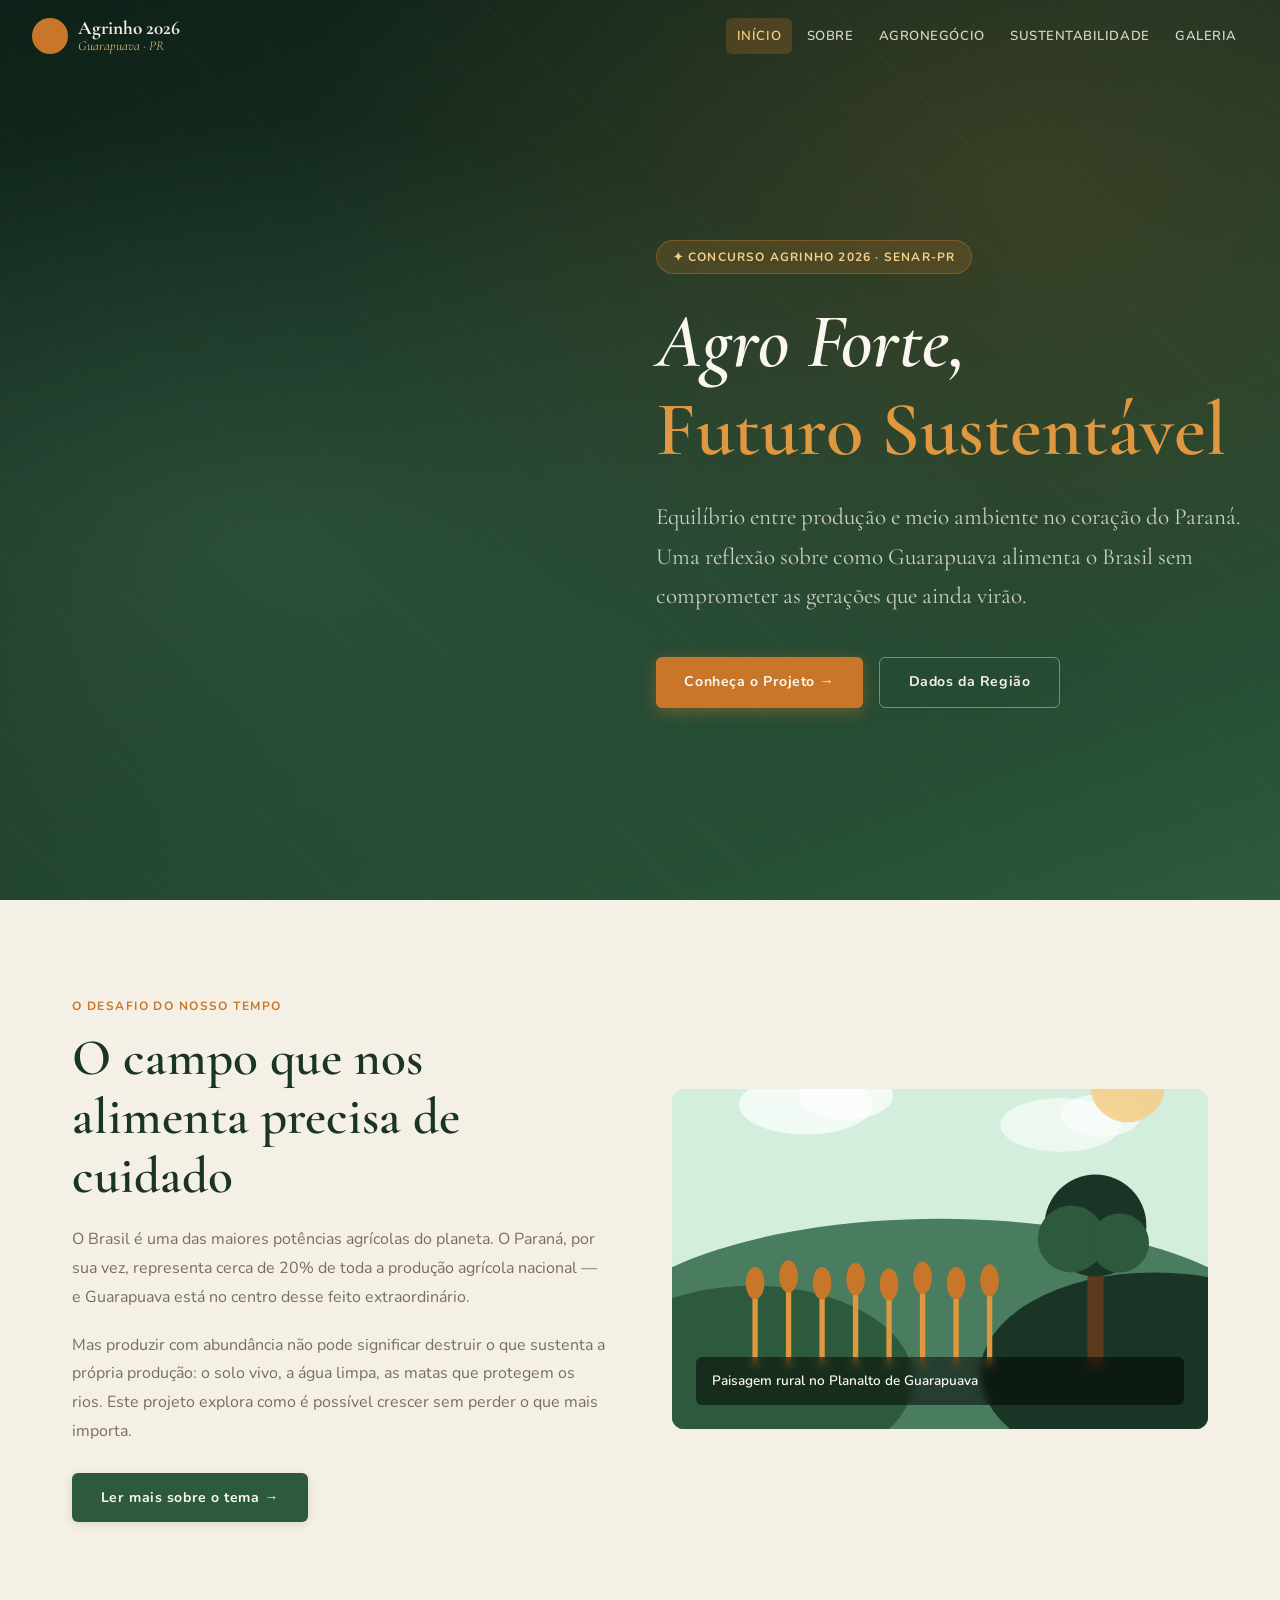
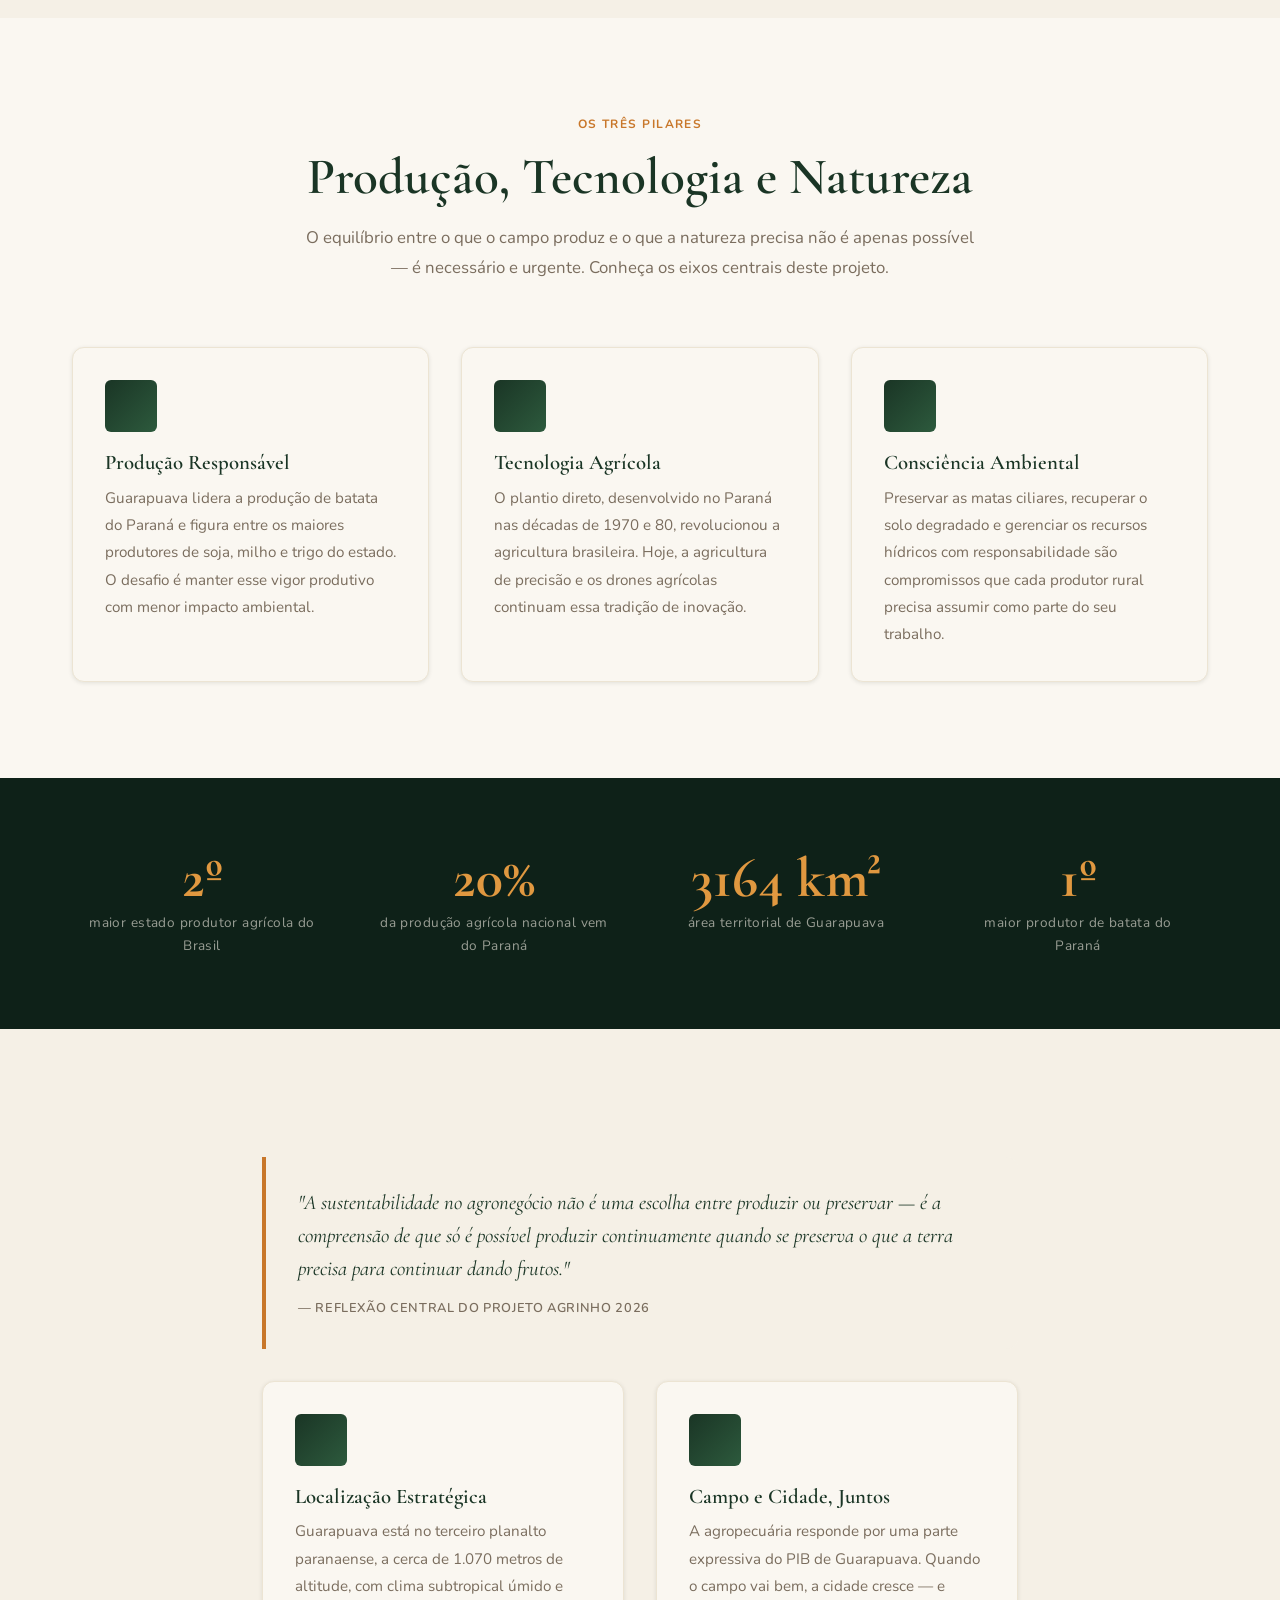
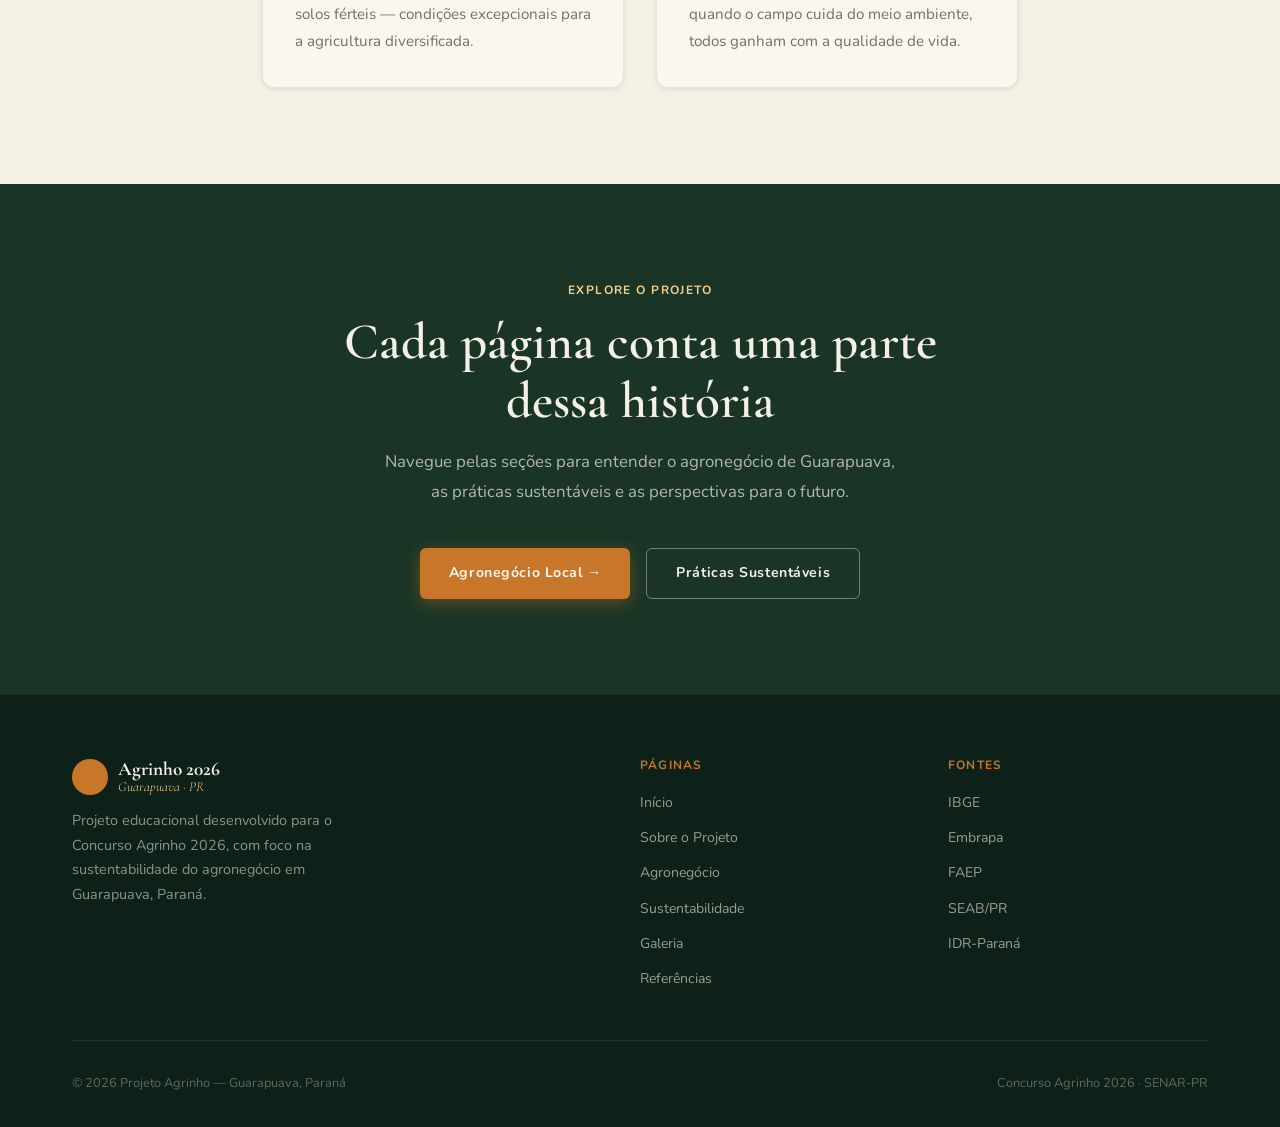
<file: index.html>
<!DOCTYPE html>
<html lang="pt-BR">
<head>
  <meta charset="UTF-8">
  <meta name="viewport" content="width=device-width, initial-scale=1.0">
  <meta name="description" content="Projeto Agrinho 2026 — Agro forte, futuro sustentável: equilíbrio entre produção e meio ambiente. Guarapuava, Paraná.">
  <title>Agrinho 2026 — Agro Forte, Futuro Sustentável | Guarapuava</title>
  <link rel="stylesheet" href="css/style.css">
</head>
<body>
  
<!-- ── Navigation ──────────────────────────────────────── -->
<nav class="nav" id="main-nav">
  <a class="nav-logo" href="index.html">
    <div class="nav-logo-mark"></div>
    <div class="nav-logo-text">Agrinho 2026<span>Guarapuava · PR</span></div>
  </a>
  <div class="nav-links">
    <a href="index.html" class="active">Início</a>
    <a href="sobre.html">Sobre</a>
    <a href="agronegocio.html">Agronegócio</a>
    <a href="sustentabilidade.html">Sustentabilidade</a>
    <a href="galeria.html">Galeria</a>
  </div>
  <button class="nav-burger" aria-label="Abrir menu"><span></span><span></span><span></span></button>
</nav>
<div class="nav-mobile">
  <a href="index.html"> Início</a>
  <a href="sobre.html"> Sobre o Projeto</a>
  <a href="agronegocio.html"> Agronegócio</a>
  <a href="sustentabilidade.html"> Sustentabilidade</a>
  <a href="galeria.html"> Galeria</a>
</div>

<!-- ── Hero ────────────────────────────────────────────── -->
<section class="hero">
  <div class="hero-bg"></div>

  <!-- Decorative SVG landscape -->
  <svg class="hero-deco" viewBox="0 0 600 400" fill="none" xmlns="http://www.w3.org/2000/svg" aria-hidden="true">
    <ellipse cx="300" cy="380" rx="320" ry="80" fill="#4a7c5f"/>
    <rect x="40" y="120" width="18" height="180" fill="#2d5a3d"/>
    <ellipse cx="49" cy="100" rx="38" ry="55" fill="#2d5a3d"/>
    <rect x="130" y="160" width="14" height="140" fill="#2d5a3d"/>
    <ellipse cx="137" cy="140" rx="30" ry="45" fill="#1a3525"/>
    <rect x="490" y="100" width="20" height="200" fill="#2d5a3d"/>
    <ellipse cx="500" cy="80" rx="42" ry="58" fill="#2d5a3d"/>
    <rect x="530" y="140" width="16" height="160" fill="#1a3525"/>
    <ellipse cx="538" cy="125" rx="32" ry="48" fill="#1a3525"/>
    <!-- wheat stalks -->
    <line x1="200" y1="380" x2="195" y2="280" stroke="#c8772a" stroke-width="2.5"/>
    <ellipse cx="195" cy="270" rx="6" ry="14" fill="#e09840"/>
    <line x1="220" y1="380" x2="218" y2="270" stroke="#c8772a" stroke-width="2.5"/>
    <ellipse cx="218" cy="258" rx="6" ry="14" fill="#e09840"/>
    <line x1="240" y1="380" x2="243" y2="285" stroke="#c8772a" stroke-width="2.5"/>
    <ellipse cx="243" cy="273" rx="6" ry="14" fill="#e09840"/>
    <line x1="260" y1="380" x2="256" y2="265" stroke="#c8772a" stroke-width="2.5"/>
    <ellipse cx="256" cy="253" rx="6" ry="14" fill="#e09840"/>
    <line x1="340" y1="380" x2="338" y2="275" stroke="#c8772a" stroke-width="2.5"/>
    <ellipse cx="338" cy="263" rx="6" ry="14" fill="#e09840"/>
    <line x1="360" y1="380" x2="363" y2="268" stroke="#c8772a" stroke-width="2.5"/>
    <ellipse cx="363" cy="256" rx="6" ry="14" fill="#e09840"/>
    <line x1="380" y1="380" x2="377" y2="278" stroke="#c8772a" stroke-width="2.5"/>
    <ellipse cx="377" cy="266" rx="6" ry="14" fill="#e09840"/>
    <!-- mountains -->
    <polygon points="300,60 180,300 420,300" fill="#1a3525" opacity=".4"/>
    <polygon points="380,100 260,300 500,300" fill="#0e2118" opacity=".3"/>
    <polygon points="200,140 100,300 310,300" fill="#2d5a3d" opacity=".3"/>
    <!-- sun glow -->
    <circle cx="300" cy="80" r="45" fill="#e09840" opacity=".25"/>
    <circle cx="300" cy="80" r="28" fill="#f5d08a" opacity=".35"/>
  </svg>

  <div class="hero-content">
    <div class="hero-label">✦ Concurso Agrinho 2026 · SENAR-PR</div>
    <h1>Agro Forte,<br><em>Futuro Sustentável</em></h1>
    <p class="lead">Equilíbrio entre produção e meio ambiente no coração do Paraná. Uma reflexão sobre como Guarapuava alimenta o Brasil sem comprometer as gerações que ainda virão.</p>
    <div class="hero-actions">
      <a href="sobre.html" class="btn btn-primary">Conheça o Projeto →</a>
      <a href="agronegocio.html" class="btn btn-outline">Dados da Região</a>
    </div>
  </div>
</section>

<!-- ── Intro ────────────────────────────────────────────── -->
<section class="section bg-creme">
  <div class="container">
    <div class="split">
      <div class="split-text reveal-left">
        <span class="label">O desafio do nosso tempo</span>
        <h2>O campo que nos alimenta precisa de cuidado</h2>
        <p>O Brasil é uma das maiores potências agrícolas do planeta. O Paraná, por sua vez, representa cerca de 20% de toda a produção agrícola nacional — e Guarapuava está no centro desse feito extraordinário.</p>
        <p>Mas produzir com abundância não pode significar destruir o que sustenta a própria produção: o solo vivo, a água limpa, as matas que protegem os rios. Este projeto explora como é possível crescer sem perder o que mais importa.</p>
        <a href="sobre.html" class="btn btn-verde" style="margin-top:.5rem">Ler mais sobre o tema →</a>
      </div>
      <div class="reveal-right">
        <div class="viz-box" style="min-height:340px">
          <div class="viz-scene" style="background:linear-gradient(180deg,#e8f4ee 0%,#b5d4c2 35%,#7aaa8e 65%,#2d5a3d 100%)">
            <!-- Stylized field scene -->
            <svg width="100%" height="100%" viewBox="0 0 400 340" preserveAspectRatio="xMidYMid slice">
              <!-- sky -->
              <rect width="400" height="180" fill="#d4eedd"/>
              <!-- clouds -->
              <ellipse cx="100" cy="55" rx="50" ry="22" fill="white" opacity=".7"/>
              <ellipse cx="130" cy="48" rx="35" ry="18" fill="white" opacity=".7"/>
              <ellipse cx="290" cy="70" rx="45" ry="20" fill="white" opacity=".6"/>
              <ellipse cx="320" cy="63" rx="30" ry="16" fill="white" opacity=".6"/>
              <!-- sun -->
              <circle cx="340" cy="40" r="28" fill="#f5d08a" opacity=".9"/>
              <!-- hills -->
              <ellipse cx="200" cy="240" rx="260" ry="100" fill="#4a7c5f"/>
              <ellipse cx="60" cy="260" rx="120" ry="70" fill="#2d5a3d"/>
              <ellipse cx="360" cy="255" rx="130" ry="75" fill="#1a3525"/>
              <!-- rows of crops -->
              <rect x="60" y="195" width="4" height="55" fill="#e09840" rx="2"/>
              <ellipse cx="62" cy="188" rx="7" ry="12" fill="#c8772a"/>
              <rect x="85" y="190" width="4" height="60" fill="#e09840" rx="2"/>
              <ellipse cx="87" cy="183" rx="7" ry="12" fill="#c8772a"/>
              <rect x="110" y="195" width="4" height="55" fill="#e09840" rx="2"/>
              <ellipse cx="112" cy="188" rx="7" ry="12" fill="#c8772a"/>
              <rect x="135" y="192" width="4" height="58" fill="#e09840" rx="2"/>
              <ellipse cx="137" cy="185" rx="7" ry="12" fill="#c8772a"/>
              <rect x="160" y="196" width="4" height="54" fill="#e09840" rx="2"/>
              <ellipse cx="162" cy="189" rx="7" ry="12" fill="#c8772a"/>
              <rect x="185" y="191" width="4" height="59" fill="#e09840" rx="2"/>
              <ellipse cx="187" cy="184" rx="7" ry="12" fill="#c8772a"/>
              <rect x="210" y="195" width="4" height="55" fill="#e09840" rx="2"/>
              <ellipse cx="212" cy="188" rx="7" ry="12" fill="#c8772a"/>
              <rect x="235" y="193" width="4" height="57" fill="#e09840" rx="2"/>
              <ellipse cx="237" cy="186" rx="7" ry="12" fill="#c8772a"/>
              <!-- tree -->
              <rect x="310" y="160" width="12" height="90" fill="#5c3a1e"/>
              <circle cx="316" cy="145" r="38" fill="#1a3525"/>
              <circle cx="298" cy="155" r="25" fill="#2d5a3d"/>
              <circle cx="334" cy="158" r="22" fill="#2d5a3d"/>
            </svg>
          </div>
          <div class="viz-caption">Paisagem rural no Planalto de Guarapuava</div>
        </div>
      </div>
    </div>
  </div>
</section>

<!-- ── Three Pillars ────────────────────────────────────── -->
<section class="section bg-branco">
  <div class="container">
    <div class="section-header reveal">
      <span class="label">Os três pilares</span>
      <h2>Produção, Tecnologia e Natureza</h2>
      <p>O equilíbrio entre o que o campo produz e o que a natureza precisa não é apenas possível — é necessário e urgente. Conheça os eixos centrais deste projeto.</p>
    </div>
    <div class="grid-3">
      <div class="card reveal delay-1">
        <div class="card-icon"></div>
        <h3>Produção Responsável</h3>
        <p>Guarapuava lidera a produção de batata do Paraná e figura entre os maiores produtores de soja, milho e trigo do estado. O desafio é manter esse vigor produtivo com menor impacto ambiental.</p>
      </div>
      <div class="card reveal delay-2">
        <div class="card-icon"></div>
        <h3>Tecnologia Agrícola</h3>
        <p>O plantio direto, desenvolvido no Paraná nas décadas de 1970 e 80, revolucionou a agricultura brasileira. Hoje, a agricultura de precisão e os drones agrícolas continuam essa tradição de inovação.</p>
      </div>
      <div class="card reveal delay-3">
        <div class="card-icon"></div>
        <h3>Consciência Ambiental</h3>
        <p>Preservar as matas ciliares, recuperar o solo degradado e gerenciar os recursos hídricos com responsabilidade são compromissos que cada produtor rural precisa assumir como parte do seu trabalho.</p>
      </div>
    </div>
  </div>
</section>

<!-- ── Stats Strip ───────────────────────────────────────── -->
<div class="stat-strip">
  <div class="container">
    <div class="stat-strip-inner">
      <div class="stat-item reveal">
        <span class="stat-number"><span data-target="2" data-suffix="º">2º</span></span>
        <span class="stat-label">maior estado produtor agrícola do Brasil</span>
      </div>
      <div class="stat-item reveal delay-1">
        <span class="stat-number"><span data-target="20" data-suffix="%">20%</span></span>
        <span class="stat-label">da produção agrícola nacional vem do Paraná</span>
      </div>
      <div class="stat-item reveal delay-2">
        <span class="stat-number"><span data-target="3177" data-suffix=" km²">3.177 km²</span></span>
        <span class="stat-label">área territorial de Guarapuava</span>
      </div>
      <div class="stat-item reveal delay-3">
        <span class="stat-number"><span data-target="1" data-suffix="º">1º</span></span>
        <span class="stat-label">maior produtor de batata do Paraná</span>
      </div>
    </div>
  </div>
</div>

<!-- ── Callout ──────────────────────────────────────────── -->
<section class="section bg-creme">
  <div class="container" style="max-width:820px">
    <div class="callout reveal">
      <p>"A sustentabilidade no agronegócio não é uma escolha entre produzir ou preservar — é a compreensão de que só é possível produzir continuamente quando se preserva o que a terra precisa para continuar dando frutos."</p>
      <cite>— Reflexão central do Projeto Agrinho 2026</cite>
    </div>
    <div class="grid-2" style="margin-top:2rem">
      <div class="card reveal delay-1">
        <div class="card-icon"></div>
        <h3>Localização Estratégica</h3>
        <p>Guarapuava está no terceiro planalto paranaense, a cerca de 1.070 metros de altitude, com clima subtropical úmido e solos férteis — condições excepcionais para a agricultura diversificada.</p>
      </div>
      <div class="card reveal delay-2">
        <div class="card-icon"></div>
        <h3>Campo e Cidade, Juntos</h3>
        <p>A agropecuária responde por uma parte expressiva do PIB de Guarapuava. Quando o campo vai bem, a cidade cresce — e quando o campo cuida do meio ambiente, todos ganham com a qualidade de vida.</p>
      </div>
    </div>
  </div>
</section>

<!-- ── CTA Block ─────────────────────────────────────────── -->
<section class="section bg-verde">
  <div class="container" style="text-align:center">
    <div class="reveal">
      <span class="label" style="color:var(--ambar-palido);display:block;margin-bottom:.8rem">Explore o projeto</span>
      <h2 style="color:var(--creme);max-width:640px;margin:0 auto 1rem">Cada página conta uma parte dessa história</h2>
      <p style="color:rgba(245,240,230,.7);max-width:520px;margin:0 auto 2.5rem;font-size:1.05rem">Navegue pelas seções para entender o agronegócio de Guarapuava, as práticas sustentáveis e as perspectivas para o futuro.</p>
      <div style="display:flex;gap:1rem;justify-content:center;flex-wrap:wrap">
        <a href="agronegocio.html" class="btn btn-primary">Agronegócio Local →</a>
        <a href="sustentabilidade.html" class="btn btn-outline">Práticas Sustentáveis</a>
      </div>
    </div>
  </div>
</section>

<!-- ── Footer ────────────────────────────────────────────── -->
<footer class="footer">
  <div class="container">
    <div class="footer-grid">
      <div class="footer-brand">
        <a class="nav-logo" href="index.html">
          <div class="nav-logo-mark"></div>
          <div class="nav-logo-text">Agrinho 2026<span>Guarapuava · PR</span></div>
        </a>
        <p>Projeto educacional desenvolvido para o Concurso Agrinho 2026, com foco na sustentabilidade do agronegócio em Guarapuava, Paraná.</p>
      </div>
      <div class="footer-col">
        <h5>Páginas</h5>
        <ul>
          <li><a href="index.html">Início</a></li>
          <li><a href="sobre.html">Sobre o Projeto</a></li>
          <li><a href="agronegocio.html">Agronegócio</a></li>
          <li><a href="sustentabilidade.html">Sustentabilidade</a></li>
          <li><a href="galeria.html">Galeria</a></li>
          <li><a href="referencias.html">Referências</a></li>
        </ul>
      </div>
      <div class="footer-col">
        <h5>Fontes</h5>
        <ul>
          <li><a href="https://www.ibge.gov.br" target="_blank">IBGE</a></li>
          <li><a href="https://www.embrapa.br" target="_blank">Embrapa</a></li>
          <li><a href="https://www.faep.com.br" target="_blank">FAEP</a></li>
          <li><a href="https://www.agricultura.pr.gov.br" target="_blank">SEAB/PR</a></li>
          <li><a href="https://www.idr.pr.gov.br" target="_blank">IDR-Paraná</a></li>
        </ul>
      </div>
    </div>
    <div class="footer-bottom">
      <span>© 2026 Projeto Agrinho — Guarapuava, Paraná</span>
      <span>Concurso Agrinho 2026 · SENAR-PR</span>
    </div>
  </div>
</footer>

<script src="js/main.js"></script>
</body>
</html>
</file>
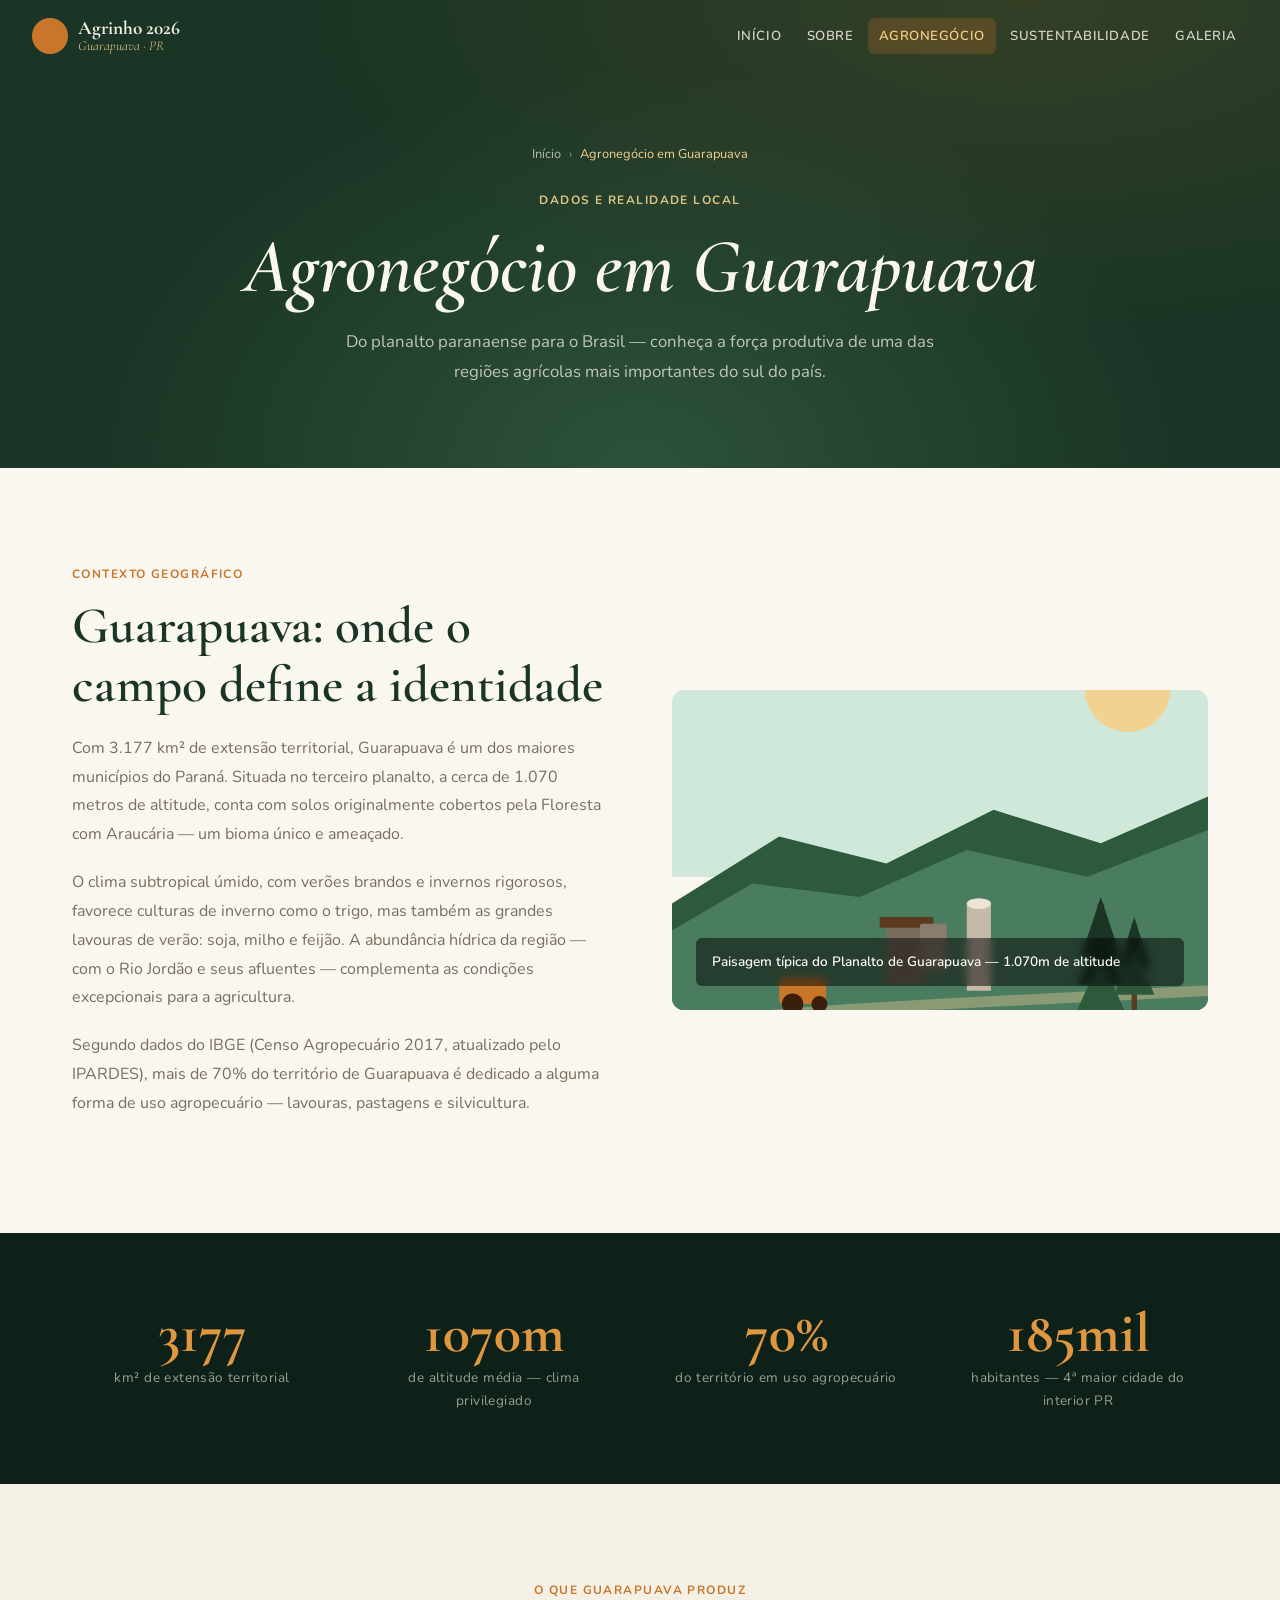
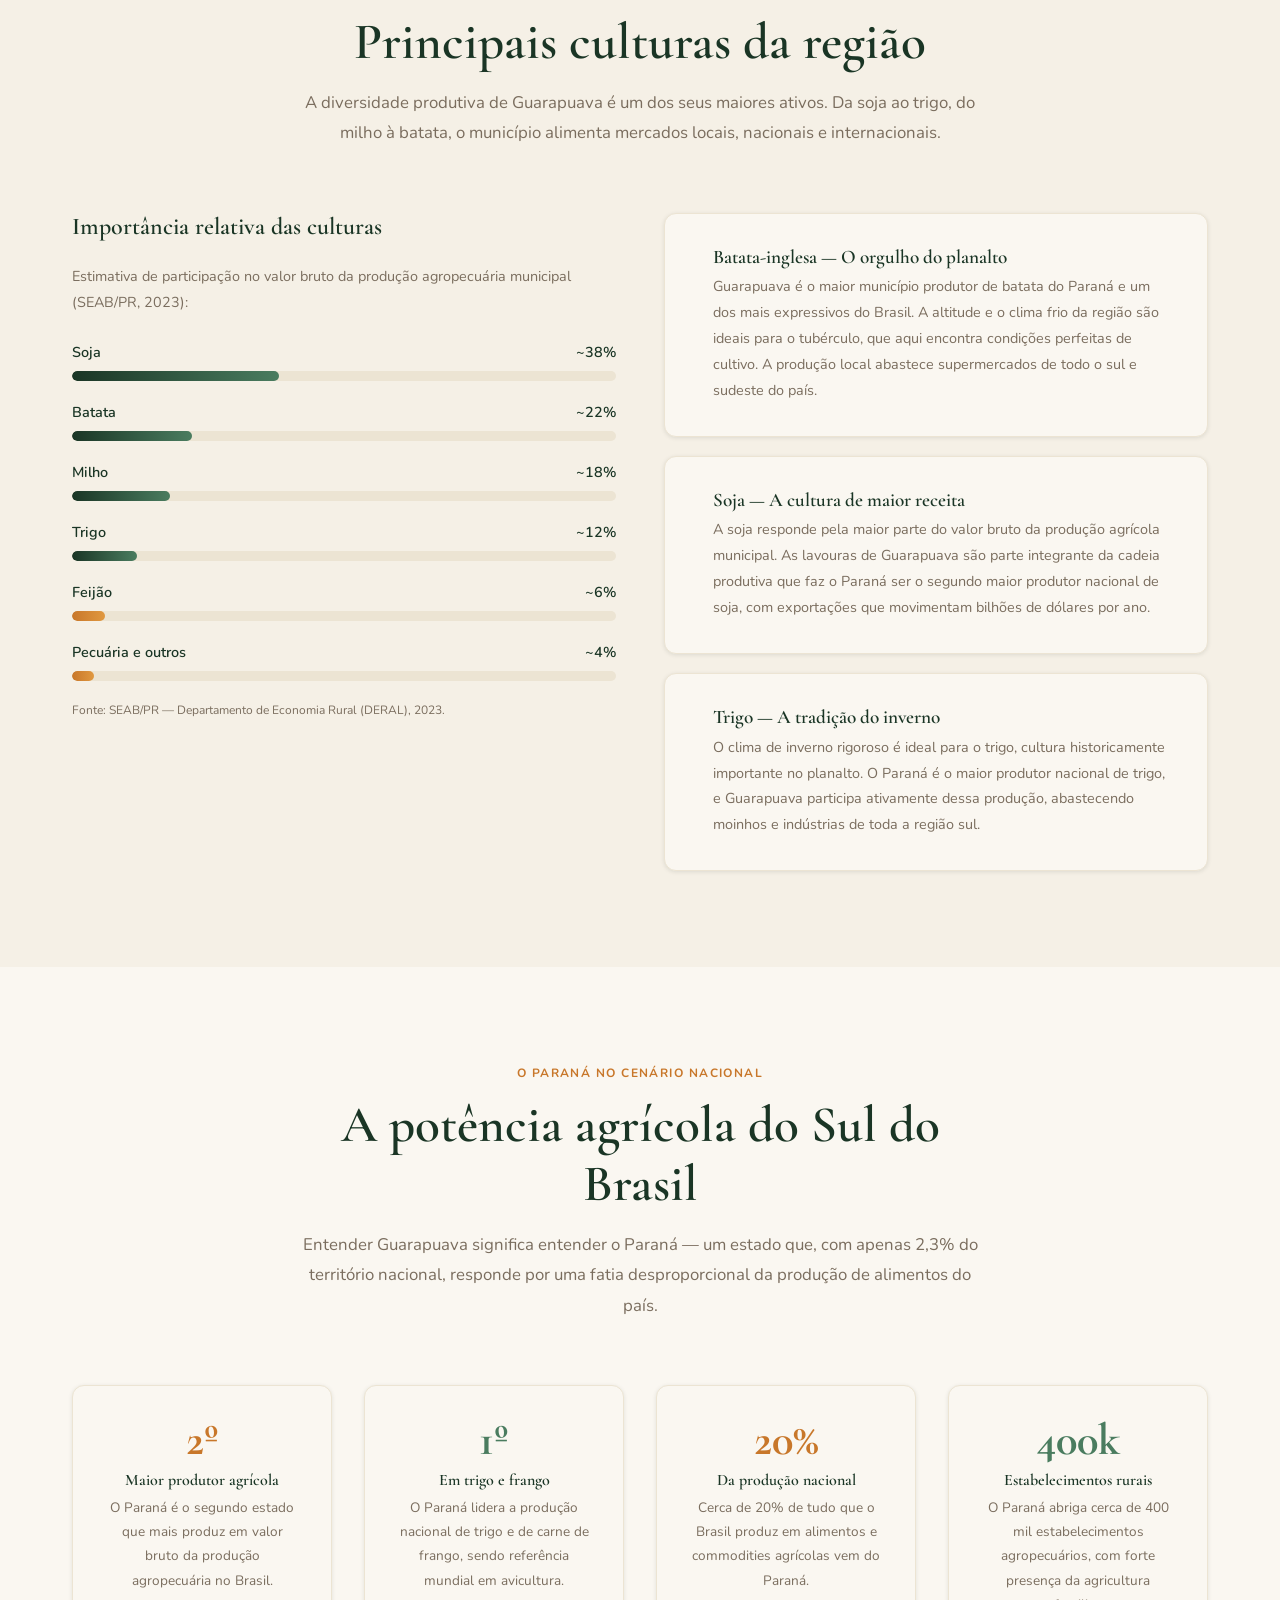
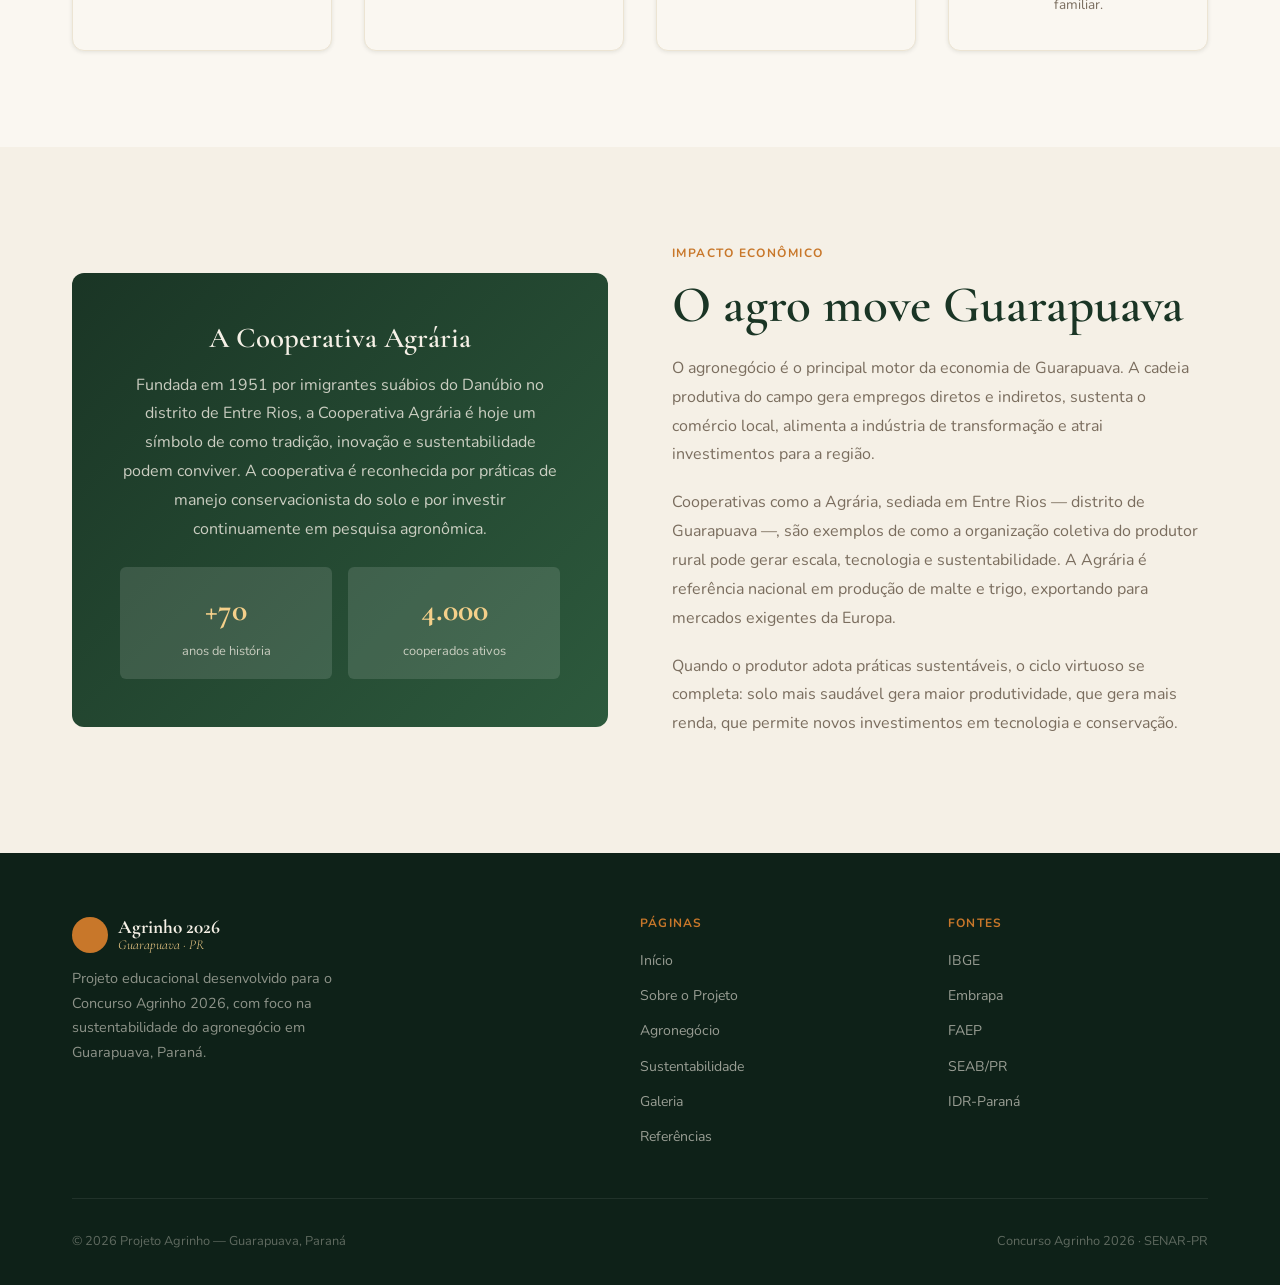
<file: agronegocio.html>
<!DOCTYPE html>
<html lang="pt-BR">
<head>
  <meta charset="UTF-8">
  <meta name="viewport" content="width=device-width, initial-scale=1.0">
  <meta name="description" content="Agronegócio em Guarapuava — dados reais sobre agricultura local, principais produções e importância econômica do agro no Paraná.">
  <title>Agronegócio em Guarapuava | Agrinho 2026</title>
  <link rel="stylesheet" href="css/style.css">
</head>
<body>

<nav class="nav" id="main-nav">
  <a class="nav-logo" href="index.html">
    <div class="nav-logo-mark"></div>
    <div class="nav-logo-text">Agrinho 2026<span>Guarapuava · PR</span></div>
  </a>
  <div class="nav-links">
    <a href="index.html">Início</a>
    <a href="sobre.html">Sobre</a>
    <a href="agronegocio.html" class="active">Agronegócio</a>
    <a href="sustentabilidade.html">Sustentabilidade</a>
    <a href="galeria.html">Galeria</a>
  </div>
  <button class="nav-burger" aria-label="Abrir menu"><span></span><span></span><span></span></button>
</nav>
<div class="nav-mobile">
  <a href="index.html"> Início</a>
  <a href="sobre.html"> Sobre o Projeto</a>
  <a href="agronegocio.html"> Agronegócio</a>
  <a href="sustentabilidade.html"> Sustentabilidade</a>
  <a href="galeria.html"> Galeria</a>
</div>

<section class="page-hero">
  <div class="breadcrumb" style="justify-content:center">
    <a href="index.html">Início</a> › <span>Agronegócio em Guarapuava</span>
  </div>
  <span class="label">Dados e realidade local</span>
  <h1>Agronegócio em Guarapuava</h1>
  <p>Do planalto paranaense para o Brasil — conheça a força produtiva de uma das regiões agrícolas mais importantes do sul do país.</p>
</section>

<!-- ── Guarapuava no Mapa ──────────────────────────────── -->
<section class="section bg-branco">
  <div class="container">
    <div class="split">
      <div class="split-text reveal-left">
        <span class="label">Contexto geográfico</span>
        <h2>Guarapuava: onde o campo define a identidade</h2>
        <p>Com 3.177 km² de extensão territorial, Guarapuava é um dos maiores municípios do Paraná. Situada no terceiro planalto, a cerca de 1.070 metros de altitude, conta com solos originalmente cobertos pela Floresta com Araucária — um bioma único e ameaçado.</p>
        <p>O clima subtropical úmido, com verões brandos e invernos rigorosos, favorece culturas de inverno como o trigo, mas também as grandes lavouras de verão: soja, milho e feijão. A abundância hídrica da região — com o Rio Jordão e seus afluentes — complementa as condições excepcionais para a agricultura.</p>
        <p>Segundo dados do IBGE (Censo Agropecuário 2017, atualizado pelo IPARDES), mais de 70% do território de Guarapuava é dedicado a alguma forma de uso agropecuário — lavouras, pastagens e silvicultura.</p>
      </div>
      <div class="reveal-right">
        <div class="viz-box" style="min-height:320px">
          <div class="viz-scene">
            <svg width="100%" height="100%" viewBox="0 0 400 320" preserveAspectRatio="xMidYMid slice">
              <!-- sky with gradient -->
              <rect width="400" height="180" fill="#d0e8da"/>
              <circle cx="340" cy="40" r="32" fill="#f5d08a" opacity=".9"/>
              <!-- terrain -->
              <polygon points="0,320 0,200 80,150 160,170 240,130 320,155 400,120 400,320" fill="#2d5a3d"/>
              <polygon points="0,320 0,220 60,185 140,195 220,160 310,180 400,145 400,320" fill="#4a7c5f"/>
              <!-- road -->
              <path d="M0,290 Q100,280 200,275 Q300,270 400,265" stroke="#c8b88a" stroke-width="8" fill="none" opacity=".5"/>
              <!-- buildings -->
              <rect x="160" y="215" width="30" height="45" fill="#7a6d5e" rx="2"/>
              <rect x="155" y="210" width="40" height="8" fill="#5c3a1e"/>
              <rect x="185" y="215" width="20" height="35" fill="#8a7d6e" rx="2"/>
              <!-- silo -->
              <rect x="220" y="200" width="18" height="65" fill="#c5b9a8"/>
              <ellipse cx="229" cy="200" rx="9" ry="4" fill="#ede5d4"/>
              <!-- tractor (simplified) -->
              <rect x="80" y="255" width="35" height="20" fill="#c8772a" rx="3"/>
              <circle cx="90" cy="275" r="8" fill="#3a1f0c"/>
              <circle cx="110" cy="275" r="6" fill="#3a1f0c"/>
              <!-- araucaria trees -->
              <line x1="320" y1="320" x2="320" y2="200" stroke="#5c3a1e" stroke-width="5"/>
              <polygon points="320,195 305,240 335,240" fill="#1a3525"/>
              <polygon points="320,220 303,260 337,260" fill="#1a3525"/>
              <polygon points="320,240 300,285 340,285" fill="#2d5a3d"/>
              <line x1="345" y1="320" x2="345" y2="215" stroke="#5c3a1e" stroke-width="4"/>
              <polygon points="345,210 333,248 357,248" fill="#1a3525"/>
              <polygon points="345,232 330,268 360,268" fill="#2d5a3d"/>
            </svg>
          </div>
          <div class="viz-caption"> Paisagem típica do Planalto de Guarapuava — 1.070m de altitude</div>
        </div>
      </div>
    </div>
  </div>
</section>

<!-- ── Stat Strip ─────────────────────────────────────── -->
<div class="stat-strip">
  <div class="container">
    <div class="stat-strip-inner">
      <div class="stat-item reveal">
        <span class="stat-number"><span data-target="3177" data-suffix="">3.177</span></span>
        <span class="stat-label">km² de extensão territorial</span>
      </div>
      <div class="stat-item reveal delay-1">
        <span class="stat-number"><span data-target="1070" data-suffix="m">1.070m</span></span>
        <span class="stat-label">de altitude média — clima privilegiado</span>
      </div>
      <div class="stat-item reveal delay-2">
        <span class="stat-number"><span data-target="70" data-suffix="%">70%</span></span>
        <span class="stat-label">do território em uso agropecuário</span>
      </div>
      <div class="stat-item reveal delay-3">
        <span class="stat-number"><span data-target="185" data-suffix="mil">185mil</span></span>
        <span class="stat-label">habitantes — 4ª maior cidade do interior PR</span>
      </div>
    </div>
  </div>
</div>

<!-- ── Principais Produções ───────────────────────────── -->
<section class="section bg-creme">
  <div class="container">
    <div class="section-header reveal">
      <span class="label">O que Guarapuava produz</span>
      <h2>Principais culturas da região</h2>
      <p>A diversidade produtiva de Guarapuava é um dos seus maiores ativos. Da soja ao trigo, do milho à batata, o município alimenta mercados locais, nacionais e internacionais.</p>
    </div>
    <div class="grid-2" style="gap:3rem;align-items:start">
      <div class="reveal-left">
        <div style="margin-bottom:2rem">
          <h3 style="margin-bottom:1.5rem;font-size:1.5rem">Importância relativa das culturas</h3>
          <p style="margin-bottom:1.5rem;font-size:.9rem">Estimativa de participação no valor bruto da produção agropecuária municipal (SEAB/PR, 2023):</p>

          <div class="data-bar-group">
            <div class="data-bar-header"><span> Soja</span><span>~38%</span></div>
            <div class="data-bar-track"><div class="data-bar-fill" data-width="38"></div></div>
          </div>
          <div class="data-bar-group">
            <div class="data-bar-header"><span> Batata</span><span>~22%</span></div>
            <div class="data-bar-track"><div class="data-bar-fill" data-width="22"></div></div>
          </div>
          <div class="data-bar-group">
            <div class="data-bar-header"><span> Milho</span><span>~18%</span></div>
            <div class="data-bar-track"><div class="data-bar-fill" data-width="18"></div></div>
          </div>
          <div class="data-bar-group">
            <div class="data-bar-header"><span> Trigo</span><span>~12%</span></div>
            <div class="data-bar-track"><div class="data-bar-fill" data-width="12"></div></div>
          </div>
          <div class="data-bar-group">
            <div class="data-bar-header"><span> Feijão</span><span>~6%</span></div>
            <div class="data-bar-track"><div class="data-bar-fill amber" data-width="6"></div></div>
          </div>
          <div class="data-bar-group">
            <div class="data-bar-header"><span> Pecuária e outros</span><span>~4%</span></div>
            <div class="data-bar-track"><div class="data-bar-fill amber" data-width="4"></div></div>
          </div>
          <p style="font-size:.75rem;color:var(--cinza-quente);margin-top:1rem">Fonte: SEAB/PR — Departamento de Economia Rural (DERAL), 2023.</p>
        </div>
      </div>
      <div class="reveal-right">
        <div style="display:flex;flex-direction:column;gap:1.2rem">
          <div class="card">
            <div style="display:flex;gap:1rem;align-items:flex-start">
              <div style="font-size:2rem;flex-shrink:0"></div>
              <div>
                <h4 style="color:var(--verde-floresta);margin-bottom:.4rem">Batata-inglesa — O orgulho do planalto</h4>
                <p style="font-size:.9rem">Guarapuava é o maior município produtor de batata do Paraná e um dos mais expressivos do Brasil. A altitude e o clima frio da região são ideais para o tubérculo, que aqui encontra condições perfeitas de cultivo. A produção local abastece supermercados de todo o sul e sudeste do país.</p>
              </div>
            </div>
          </div>
          <div class="card">
            <div style="display:flex;gap:1rem;align-items:flex-start">
              <div style="font-size:2rem;flex-shrink:0"></div>
              <div>
                <h4 style="color:var(--verde-floresta);margin-bottom:.4rem">Soja — A cultura de maior receita</h4>
                <p style="font-size:.9rem">A soja responde pela maior parte do valor bruto da produção agrícola municipal. As lavouras de Guarapuava são parte integrante da cadeia produtiva que faz o Paraná ser o segundo maior produtor nacional de soja, com exportações que movimentam bilhões de dólares por ano.</p>
              </div>
            </div>
          </div>
          <div class="card">
            <div style="display:flex;gap:1rem;align-items:flex-start">
              <div style="font-size:2rem;flex-shrink:0"></div>
              <div>
                <h4 style="color:var(--verde-floresta);margin-bottom:.4rem">Trigo — A tradição do inverno</h4>
                <p style="font-size:.9rem">O clima de inverno rigoroso é ideal para o trigo, cultura historicamente importante no planalto. O Paraná é o maior produtor nacional de trigo, e Guarapuava participa ativamente dessa produção, abastecendo moinhos e indústrias de toda a região sul.</p>
              </div>
            </div>
          </div>
        </div>
      </div>
    </div>
  </div>
</section>

<!-- ── Paraná no Brasil ────────────────────────────────── -->
<section class="section bg-branco">
  <div class="container">
    <div class="section-header reveal">
      <span class="label">O Paraná no cenário nacional</span>
      <h2>A potência agrícola do Sul do Brasil</h2>
      <p>Entender Guarapuava significa entender o Paraná — um estado que, com apenas 2,3% do território nacional, responde por uma fatia desproporcional da produção de alimentos do país.</p>
    </div>
    <div class="grid-4">
      <div class="card reveal delay-1" style="text-align:center">
        <div style="font-family:var(--font-display);font-size:2.8rem;font-weight:700;color:var(--ambar);line-height:1;margin-bottom:.5rem">2º</div>
        <h4 style="font-size:1rem">Maior produtor agrícola</h4>
        <p style="font-size:.85rem;margin-top:.4rem">O Paraná é o segundo estado que mais produz em valor bruto da produção agropecuária no Brasil.</p>
      </div>
      <div class="card reveal delay-2" style="text-align:center">
        <div style="font-family:var(--font-display);font-size:2.8rem;font-weight:700;color:var(--verde-claro);line-height:1;margin-bottom:.5rem">1º</div>
        <h4 style="font-size:1rem">Em trigo e frango</h4>
        <p style="font-size:.85rem;margin-top:.4rem">O Paraná lidera a produção nacional de trigo e de carne de frango, sendo referência mundial em avicultura.</p>
      </div>
      <div class="card reveal delay-3" style="text-align:center">
        <div style="font-family:var(--font-display);font-size:2.8rem;font-weight:700;color:var(--ambar);line-height:1;margin-bottom:.5rem">20%</div>
        <h4 style="font-size:1rem">Da produção nacional</h4>
        <p style="font-size:.85rem;margin-top:.4rem">Cerca de 20% de tudo que o Brasil produz em alimentos e commodities agrícolas vem do Paraná.</p>
      </div>
      <div class="card reveal delay-4" style="text-align:center">
        <div style="font-family:var(--font-display);font-size:2.8rem;font-weight:700;color:var(--verde-claro);line-height:1;margin-bottom:.5rem">400k</div>
        <h4 style="font-size:1rem">Estabelecimentos rurais</h4>
        <p style="font-size:.85rem;margin-top:.4rem">O Paraná abriga cerca de 400 mil estabelecimentos agropecuários, com forte presença da agricultura familiar.</p>
      </div>
    </div>
  </div>
</section>

<!-- ── Economia Local ──────────────────────────────────── -->
<section class="section bg-creme">
  <div class="container">
    <div class="split reverse">
      <div class="split-text reveal-right">
        <span class="label">Impacto econômico</span>
        <h2>O agro move Guarapuava</h2>
        <p>O agronegócio é o principal motor da economia de Guarapuava. A cadeia produtiva do campo gera empregos diretos e indiretos, sustenta o comércio local, alimenta a indústria de transformação e atrai investimentos para a região.</p>
        <p>Cooperativas como a Agrária, sediada em Entre Rios — distrito de Guarapuava —, são exemplos de como a organização coletiva do produtor rural pode gerar escala, tecnologia e sustentabilidade. A Agrária é referência nacional em produção de malte e trigo, exportando para mercados exigentes da Europa.</p>
        <p>Quando o produtor adota práticas sustentáveis, o ciclo virtuoso se completa: solo mais saudável gera maior produtividade, que gera mais renda, que permite novos investimentos em tecnologia e conservação.</p>
      </div>
      <div class="reveal-left">
        <div class="highlight-box">
          <h2 style="font-size:1.8rem">A Cooperativa Agrária</h2>
          <p style="margin-bottom:1.5rem">Fundada em 1951 por imigrantes suábios do Danúbio no distrito de Entre Rios, a Cooperativa Agrária é hoje um símbolo de como tradição, inovação e sustentabilidade podem conviver. A cooperativa é reconhecida por práticas de manejo conservacionista do solo e por investir continuamente em pesquisa agronômica.</p>
          <div style="display:grid;grid-template-columns:1fr 1fr;gap:1rem">
            <div style="background:rgba(255,255,255,.12);border-radius:var(--radius);padding:1rem;text-align:center">
              <div style="font-family:var(--font-display);font-size:2rem;font-weight:700;color:var(--ambar-palido)">+70</div>
              <div style="font-size:.8rem;color:rgba(245,240,230,.75);margin-top:.2rem">anos de história</div>
            </div>
            <div style="background:rgba(255,255,255,.12);border-radius:var(--radius);padding:1rem;text-align:center">
              <div style="font-family:var(--font-display);font-size:2rem;font-weight:700;color:var(--ambar-palido)">4.000</div>
              <div style="font-size:.8rem;color:rgba(245,240,230,.75);margin-top:.2rem">cooperados ativos</div>
            </div>
          </div>
        </div>
      </div>
    </div>
  </div>
</section>

<footer class="footer">
  <div class="container">
    <div class="footer-grid">
      <div class="footer-brand">
        <a class="nav-logo" href="index.html">
          <div class="nav-logo-mark"></div>
          <div class="nav-logo-text">Agrinho 2026<span>Guarapuava · PR</span></div>
        </a>
        <p>Projeto educacional desenvolvido para o Concurso Agrinho 2026, com foco na sustentabilidade do agronegócio em Guarapuava, Paraná.</p>
      </div>
      <div class="footer-col">
        <h5>Páginas</h5>
        <ul>
          <li><a href="index.html">Início</a></li>
          <li><a href="sobre.html">Sobre o Projeto</a></li>
          <li><a href="agronegocio.html">Agronegócio</a></li>
          <li><a href="sustentabilidade.html">Sustentabilidade</a></li>
          <li><a href="galeria.html">Galeria</a></li>
          <li><a href="referencias.html">Referências</a></li>
        </ul>
      </div>
      <div class="footer-col">
        <h5>Fontes</h5>
        <ul>
          <li><a href="https://www.ibge.gov.br" target="_blank">IBGE</a></li>
          <li><a href="https://www.embrapa.br" target="_blank">Embrapa</a></li>
          <li><a href="https://www.faep.com.br" target="_blank">FAEP</a></li>
          <li><a href="https://www.agricultura.pr.gov.br" target="_blank">SEAB/PR</a></li>
          <li><a href="https://www.idr.pr.gov.br" target="_blank">IDR-Paraná</a></li>
        </ul>
      </div>
    </div>
    <div class="footer-bottom">
      <span>© 2026 Projeto Agrinho — Guarapuava, Paraná</span>
      <span>Concurso Agrinho 2026 · SENAR-PR</span>
    </div>
  </div>
</footer>

<script src="js/main.js"></script>
</body>
</html>
</file>
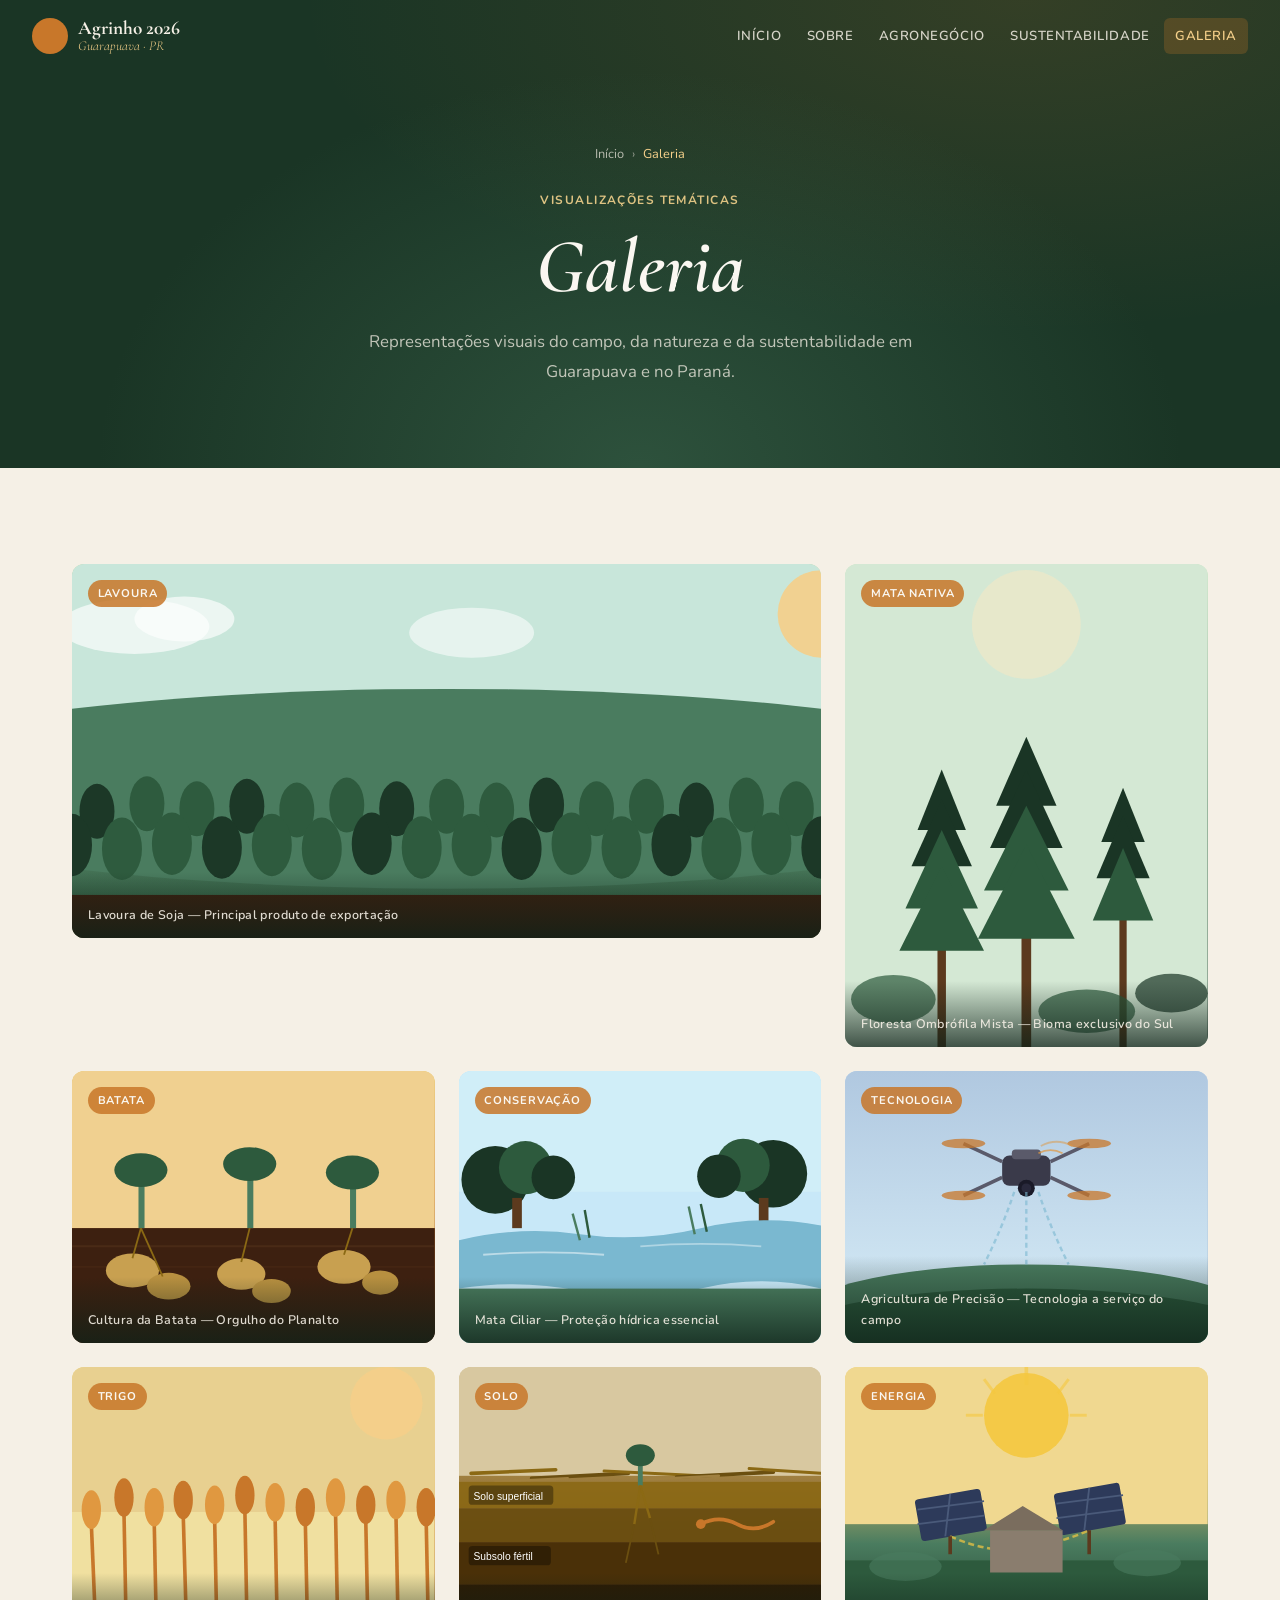
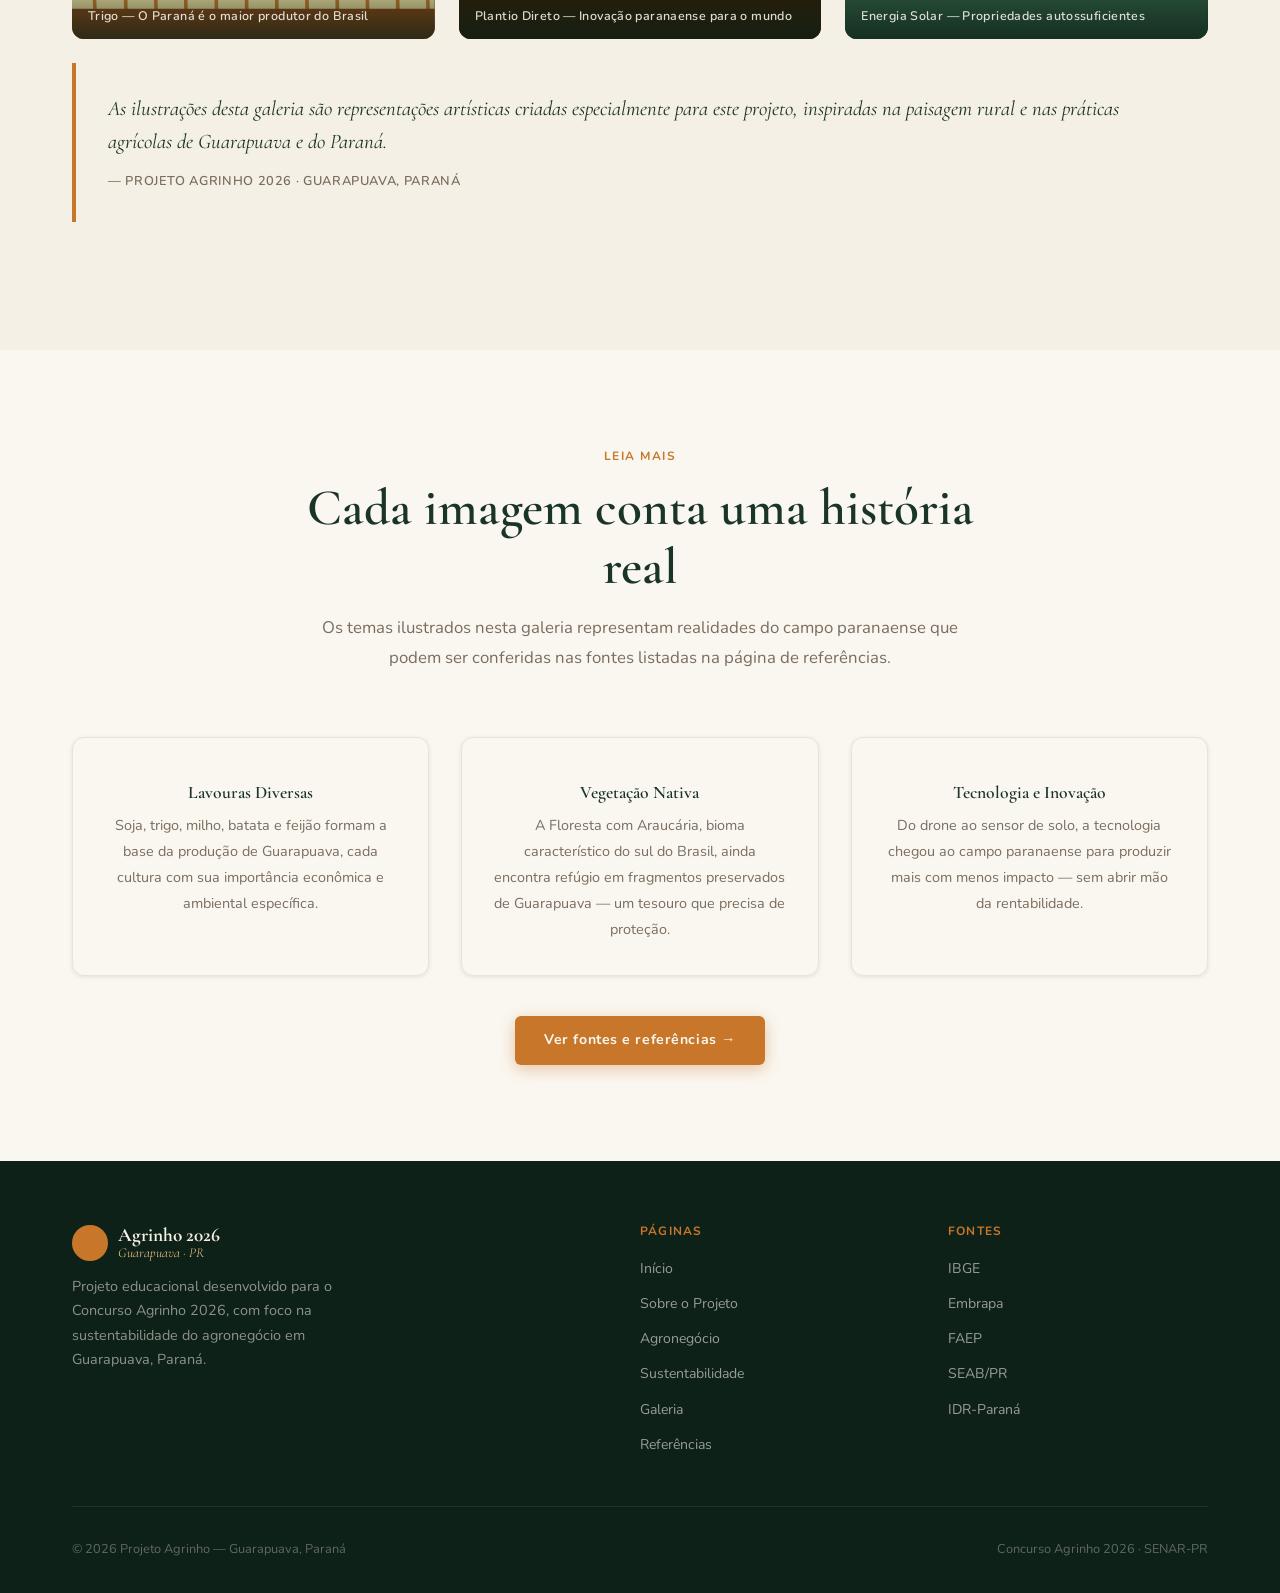
<file: galeria.html>
<!DOCTYPE html>
<html lang="pt-BR">
<head>
  <meta charset="UTF-8">
  <meta name="viewport" content="width=device-width, initial-scale=1.0">
  <meta name="description" content="Galeria de imagens — agricultura, sustentabilidade e campo em Guarapuava, Paraná. Projeto Agrinho 2026.">
  <title>Galeria | Agrinho 2026</title>
  <link rel="stylesheet" href="css/style.css">
  <style>
    /* ── Gallery page extra styles ── */
    .gallery-grid { grid-template-columns: repeat(3, 1fr); }

    /* === Illustration themes === */
    .viz-soja {
      background: linear-gradient(180deg, #b8d4a8 0%, #7aaa8e 40%, #2d5a3d 100%);
    }
    .viz-batata {
      background: linear-gradient(180deg, #e8c96a 0%, #c8772a 45%, #3d2010 100%);
    }
    .viz-trigo {
      background: linear-gradient(180deg, #f0e0b0 0%, #e09840 40%, #8b4513 100%);
    }
    .viz-floresta {
      background: linear-gradient(180deg, #a8d8b8 0%, #4a7c5f 40%, #1a3525 100%);
    }
    .viz-rio {
      background: linear-gradient(180deg, #c8e8f8 0%, #7ab8d0 40%, #1a4a6e 100%);
    }
    .viz-trator {
      background: linear-gradient(180deg, #d0c8b0 0%, #8a7d6e 50%, #3d2010 100%);
    }
    .viz-drone {
      background: linear-gradient(180deg, #c8d8e8 0%, #7898b8 55%, #2d3a4a 100%);
    }
    .viz-araucaria {
      background: linear-gradient(180deg, #d0e8c8 0%, #2d5a3d 50%, #0e2118 100%);
    }
    .viz-porchacha {
      background: linear-gradient(180deg, #e8f4d8 0%, #7aaa8e 45%, #2d5a3d 100%);
    }

    .gallery-item .gallery-viz svg {
      position: absolute; inset: 0; width: 100%; height: 100%;
    }

    /* caption bar always visible below */
    .gallery-caption-bar {
      position: absolute;
      bottom: 0; left: 0; right: 0;
      background: linear-gradient(transparent, rgba(14,33,24,.75));
      padding: 2rem 1rem .8rem;
      pointer-events: none;
    }
    .gallery-caption-bar span {
      display: block;
      color: rgba(245,240,230,.9);
      font-family: var(--font-body);
      font-size: .78rem;
      font-weight: 600;
      letter-spacing: .03em;
    }
  </style>
</head>
<body>

<nav class="nav" id="main-nav">
  <a class="nav-logo" href="index.html">
    <div class="nav-logo-mark"></div>
    <div class="nav-logo-text">Agrinho 2026<span>Guarapuava · PR</span></div>
  </a>
  <div class="nav-links">
    <a href="index.html">Início</a>
    <a href="sobre.html">Sobre</a>
    <a href="agronegocio.html">Agronegócio</a>
    <a href="sustentabilidade.html">Sustentabilidade</a>
    <a href="galeria.html" class="active">Galeria</a>
  </div>
  <button class="nav-burger" aria-label="Abrir menu"><span></span><span></span><span></span></button>
</nav>
<div class="nav-mobile">
  <a href="index.html"> Início</a>
  <a href="sobre.html"> Sobre o Projeto</a>
  <a href="agronegocio.html"> Agronegócio</a>
  <a href="sustentabilidade.html"> Sustentabilidade</a>
  <a href="galeria.html"> Galeria</a>
</div>

<section class="page-hero">
  <div class="breadcrumb" style="justify-content:center">
    <a href="index.html">Início</a> › <span>Galeria</span>
  </div>
  <span class="label">Visualizações temáticas</span>
  <h1>Galeria</h1>
  <p>Representações visuais do campo, da natureza e da sustentabilidade em Guarapuava e no Paraná.</p>
</section>

<!-- ── Gallery Grid ─────────────────────────────────────── -->
<section class="section bg-creme">
  <div class="container">

    <!-- Row 1: wide + tall -->
    <div class="gallery-grid" style="margin-bottom:1.5rem">

      <!-- Wide: Lavoura de soja -->
      <div class="gallery-item wide reveal">
        <div class="gallery-viz viz-soja">
          <svg viewBox="0 0 800 300" preserveAspectRatio="xMidYMid slice" fill="none">
            <!-- sky -->
            <rect width="800" height="150" fill="#c8e6da"/>
            <circle cx="700" cy="40" r="35" fill="#f5d08a" opacity=".9"/>
            <!-- clouds -->
            <ellipse cx="150" cy="50" rx="60" ry="22" fill="white" opacity=".65"/>
            <ellipse cx="190" cy="44" rx="40" ry="18" fill="white" opacity=".65"/>
            <ellipse cx="420" cy="55" rx="50" ry="20" fill="white" opacity=".55"/>
            <!-- horizon hills -->
            <ellipse cx="400" cy="180" rx="500" ry="80" fill="#4a7c5f"/>
            <!-- soy rows -->
            <g opacity=".95">
              <!-- row 1 -->
              <ellipse cx="40"  cy="200" rx="14" ry="22" fill="#2d5a3d"/>
              <ellipse cx="80"  cy="195" rx="14" ry="22" fill="#2d5a3d"/>
              <ellipse cx="120" cy="198" rx="14" ry="22" fill="#1a3525"/>
              <ellipse cx="160" cy="192" rx="14" ry="22" fill="#2d5a3d"/>
              <ellipse cx="200" cy="196" rx="14" ry="22" fill="#2d5a3d"/>
              <ellipse cx="240" cy="194" rx="14" ry="22" fill="#1a3525"/>
              <ellipse cx="280" cy="197" rx="14" ry="22" fill="#2d5a3d"/>
              <ellipse cx="320" cy="193" rx="14" ry="22" fill="#2d5a3d"/>
              <ellipse cx="360" cy="196" rx="14" ry="22" fill="#1a3525"/>
              <ellipse cx="400" cy="194" rx="14" ry="22" fill="#2d5a3d"/>
              <ellipse cx="440" cy="197" rx="14" ry="22" fill="#2d5a3d"/>
              <ellipse cx="480" cy="193" rx="14" ry="22" fill="#1a3525"/>
              <ellipse cx="520" cy="196" rx="14" ry="22" fill="#2d5a3d"/>
              <ellipse cx="560" cy="194" rx="14" ry="22" fill="#2d5a3d"/>
              <ellipse cx="600" cy="197" rx="14" ry="22" fill="#1a3525"/>
              <ellipse cx="640" cy="193" rx="14" ry="22" fill="#2d5a3d"/>
              <ellipse cx="680" cy="196" rx="14" ry="22" fill="#2d5a3d"/>
              <ellipse cx="720" cy="194" rx="14" ry="22" fill="#1a3525"/>
              <ellipse cx="760" cy="197" rx="14" ry="22" fill="#2d5a3d"/>
              <!-- row 2 -->
              <ellipse cx="60"  cy="230" rx="16" ry="25" fill="#2d5a3d"/>
              <ellipse cx="100" cy="225" rx="16" ry="25" fill="#1a3525"/>
              <ellipse cx="140" cy="228" rx="16" ry="25" fill="#2d5a3d"/>
              <ellipse cx="180" cy="224" rx="16" ry="25" fill="#2d5a3d"/>
              <ellipse cx="220" cy="227" rx="16" ry="25" fill="#1a3525"/>
              <ellipse cx="260" cy="225" rx="16" ry="25" fill="#2d5a3d"/>
              <ellipse cx="300" cy="228" rx="16" ry="25" fill="#2d5a3d"/>
              <ellipse cx="340" cy="224" rx="16" ry="25" fill="#1a3525"/>
              <ellipse cx="380" cy="227" rx="16" ry="25" fill="#2d5a3d"/>
              <ellipse cx="420" cy="225" rx="16" ry="25" fill="#2d5a3d"/>
              <ellipse cx="460" cy="228" rx="16" ry="25" fill="#1a3525"/>
              <ellipse cx="500" cy="224" rx="16" ry="25" fill="#2d5a3d"/>
              <ellipse cx="540" cy="227" rx="16" ry="25" fill="#2d5a3d"/>
              <ellipse cx="580" cy="225" rx="16" ry="25" fill="#1a3525"/>
              <ellipse cx="620" cy="228" rx="16" ry="25" fill="#2d5a3d"/>
              <ellipse cx="660" cy="224" rx="16" ry="25" fill="#2d5a3d"/>
              <ellipse cx="700" cy="227" rx="16" ry="25" fill="#1a3525"/>
              <ellipse cx="740" cy="225" rx="16" ry="25" fill="#2d5a3d"/>
              <ellipse cx="780" cy="228" rx="16" ry="25" fill="#1a3525"/>
            </g>
            <!-- ground -->
            <rect x="0" y="265" width="800" height="35" fill="#3d2010"/>
          </svg>
        </div>
        <span class="gallery-tag">Lavoura</span>
        <div class="gallery-overlay">
          <h4>Lavoura de Soja — Guarapuava</h4>
          <p>A soja é a principal cultura em valor bruto no município, plantada em extensas áreas no terceiro planalto paranaense a mais de 1.000 metros de altitude.</p>
        </div>
        <div class="gallery-caption-bar"><span> Lavoura de Soja — Principal produto de exportação</span></div>
      </div>

      <!-- Tall: Floresta com Araucária -->
      <div class="gallery-item tall reveal delay-2">
        <div class="gallery-viz viz-araucaria">
          <svg viewBox="0 0 300 400" preserveAspectRatio="xMidYMid slice" fill="none">
            <rect width="300" height="400" fill="#d4e8d4"/>
            <circle cx="150" cy="50" r="45" fill="#f0e8c8" opacity=".7"/>
            <!-- araucaria trees -->
            <line x1="80"  y1="400" x2="80"  y2="180" stroke="#5c3a1e" stroke-width="7"/>
            <polygon points="80,170 60,220 100,220" fill="#1a3525"/>
            <polygon points="80,195 55,250 105,250" fill="#1a3525"/>
            <polygon points="80,220 50,285 110,285" fill="#2d5a3d"/>
            <polygon points="80,250 45,320 115,320" fill="#2d5a3d"/>
            <line x1="150" y1="400" x2="150" y2="155" stroke="#5c3a1e" stroke-width="8"/>
            <polygon points="150,143 125,200 175,200" fill="#1a3525"/>
            <polygon points="150,170 120,235 180,235" fill="#1a3525"/>
            <polygon points="150,200 115,270 185,270" fill="#2d5a3d"/>
            <polygon points="150,232 110,310 190,310" fill="#2d5a3d"/>
            <line x1="230" y1="400" x2="230" y2="195" stroke="#5c3a1e" stroke-width="6"/>
            <polygon points="230,185 212,230 248,230" fill="#1a3525"/>
            <polygon points="230,208 208,260 252,260" fill="#1a3525"/>
            <polygon points="230,235 205,295 255,295" fill="#2d5a3d"/>
            <!-- undergrowth -->
            <ellipse cx="40"  cy="360" rx="35" ry="20" fill="#2d5a3d" opacity=".7"/>
            <ellipse cx="200" cy="370" rx="40" ry="18" fill="#2d5a3d" opacity=".7"/>
            <ellipse cx="270" cy="355" rx="30" ry="16" fill="#1a3525" opacity=".7"/>
          </svg>
        </div>
        <span class="gallery-tag">Mata Nativa</span>
        <div class="gallery-overlay">
          <h4>Floresta com Araucária</h4>
          <p>O Pinheiro-do-Paraná é símbolo do estado e espécie ameaçada. Preservar remanescentes desse ecossistema é dever de toda propriedade rural na região.</p>
        </div>
        <div class="gallery-caption-bar"><span> Floresta Ombrófila Mista — Bioma exclusivo do Sul</span></div>
      </div>
    </div>

    <!-- Row 2: 3 equal -->
    <div class="gallery-grid" style="margin-bottom:1.5rem">

      <!-- Batata -->
      <div class="gallery-item reveal">
        <div class="gallery-viz viz-batata">
          <svg viewBox="0 0 300 225" preserveAspectRatio="xMidYMid slice" fill="none">
            <rect width="300" height="130" fill="#f0d090"/>
            <rect x="0" y="130" width="300" height="95" fill="#3d2010"/>
            <!-- soil lines -->
            <line x1="0" y1="145" x2="300" y2="145" stroke="#5c3a1e" stroke-width="1.5" opacity=".4"/>
            <line x1="0" y1="162" x2="300" y2="162" stroke="#5c3a1e" stroke-width="1" opacity=".3"/>
            <!-- potato plants above ground -->
            <rect x="55"  y="90" width="5" height="40" fill="#4a7c5f"/>
            <ellipse cx="57"  cy="82" rx="22" ry="14" fill="#2d5a3d"/>
            <rect x="145" y="85" width="5" height="45" fill="#4a7c5f"/>
            <ellipse cx="147" cy="77" rx="22" ry="14" fill="#2d5a3d"/>
            <rect x="230" y="92" width="5" height="38" fill="#4a7c5f"/>
            <ellipse cx="232" cy="84" rx="22" ry="14" fill="#2d5a3d"/>
            <!-- potatoes underground -->
            <ellipse cx="50"  cy="165" rx="22" ry="14" fill="#c8a050"/>
            <ellipse cx="80"  cy="178" rx="18" ry="11" fill="#b89040"/>
            <ellipse cx="140" cy="168" rx="20" ry="13" fill="#c8a050"/>
            <ellipse cx="165" cy="182" rx="16" ry="10" fill="#b89040"/>
            <ellipse cx="225" cy="162" rx="22" ry="14" fill="#c8a050"/>
            <ellipse cx="255" cy="175" rx="15" ry="10" fill="#b89040"/>
            <!-- roots -->
            <line x1="57"  y1="130" x2="50"  y2="155" stroke="#8b6914" stroke-width="1.5"/>
            <line x1="57"  y1="130" x2="75"  y2="170" stroke="#8b6914" stroke-width="1.5"/>
            <line x1="147" y1="130" x2="140" y2="158" stroke="#8b6914" stroke-width="1.5"/>
            <line x1="232" y1="130" x2="225" y2="152" stroke="#8b6914" stroke-width="1.5"/>
          </svg>
        </div>
        <span class="gallery-tag">Batata</span>
        <div class="gallery-overlay">
          <h4>Batata-inglesa — Maior Produtor do PR</h4>
          <p>Guarapuava é o maior município produtor de batata do Paraná. A altitude e o clima frio criam condições únicas para a cultura.</p>
        </div>
        <div class="gallery-caption-bar"><span> Cultura da Batata — Orgulho do Planalto</span></div>
      </div>

      <!-- Rio / Mata Ciliar -->
      <div class="gallery-item reveal delay-1">
        <div class="gallery-viz viz-rio">
          <svg viewBox="0 0 300 225" preserveAspectRatio="xMidYMid slice" fill="none">
            <rect width="300" height="225" fill="#c8e8f8"/>
            <!-- sky -->
            <rect width="300" height="100" fill="#d0eef8"/>
            <!-- riparian forest -->
            <circle cx="30"  cy="90" r="28" fill="#1a3525"/>
            <circle cx="55"  cy="80" r="22" fill="#2d5a3d"/>
            <circle cx="78"  cy="88" r="18" fill="#1a3525"/>
            <rect x="44" y="105" width="8" height="25" fill="#5c3a1e"/>
            <circle cx="260" cy="85" r="28" fill="#1a3525"/>
            <circle cx="235" cy="78" r="22" fill="#2d5a3d"/>
            <circle cx="215" cy="87" r="18" fill="#1a3525"/>
            <rect x="248" y="105" width="8" height="25" fill="#5c3a1e"/>
            <!-- river -->
            <path d="M0,140 Q50,128 100,135 Q150,142 200,130 Q250,118 300,128 L300,180 Q250,168 200,180 Q150,192 100,182 Q50,172 0,180Z" fill="#7ab8d0"/>
            <!-- reflections -->
            <path d="M20,152 Q70,148 120,152" stroke="white" stroke-width="1.5" fill="none" opacity=".5"/>
            <path d="M150,145 Q200,141 250,145" stroke="white" stroke-width="1.5" fill="none" opacity=".4"/>
            <!-- grasses at edge -->
            <line x1="100" y1="140" x2="94"  y2="118" stroke="#4a7c5f" stroke-width="2"/>
            <line x1="108" y1="138" x2="104" y2="115" stroke="#2d5a3d" stroke-width="2"/>
            <line x1="195" y1="135" x2="190" y2="112" stroke="#4a7c5f" stroke-width="2"/>
            <line x1="205" y1="133" x2="200" y2="110" stroke="#2d5a3d" stroke-width="2"/>
            <!-- ground -->
            <rect x="0" y="180" width="300" height="45" fill="#4a7c5f"/>
          </svg>
        </div>
        <span class="gallery-tag">Conservação</span>
        <div class="gallery-overlay">
          <h4>Matas Ciliares — Rio Jordão</h4>
          <p>A preservação das matas às margens dos rios garante água limpa, biodiversidade e proteção contra enchentes — benefícios diretos ao produtor.</p>
        </div>
        <div class="gallery-caption-bar"><span> Mata Ciliar — Proteção hídrica essencial</span></div>
      </div>

      <!-- Drone agrícola -->
      <div class="gallery-item reveal delay-2">
        <div class="gallery-viz viz-drone">
          <svg viewBox="0 0 300 225" preserveAspectRatio="xMidYMid slice" fill="none">
            <rect width="300" height="225" fill="#c8d8e8"/>
            <!-- sky gradient -->
            <rect width="300" height="225" fill="url(#skyDrone)"/>
            <defs>
              <linearGradient id="skyDrone" x1="0" y1="0" x2="0" y2="1">
                <stop offset="0%" stop-color="#b0c8e0"/>
                <stop offset="100%" stop-color="#d8eef8"/>
              </linearGradient>
            </defs>
            <!-- lavoura abaixo -->
            <ellipse cx="150" cy="210" rx="200" ry="50" fill="#4a7c5f"/>
            <ellipse cx="150" cy="220" rx="200" ry="40" fill="#2d5a3d"/>
            <!-- drone body -->
            <rect x="130" y="70" width="40" height="25" rx="6" fill="#3a3a4a"/>
            <rect x="138" y="65" width="24" height="8" rx="3" fill="#5a5a6a"/>
            <!-- camera -->
            <circle cx="150" cy="97" r="7" fill="#1a1a28"/>
            <circle cx="150" cy="97" r="4" fill="#2d2d42" opacity=".8"/>
            <!-- arms -->
            <line x1="130" y1="75" x2="98"  y2="60" stroke="#5a5a6a" stroke-width="3"/>
            <line x1="170" y1="75" x2="202" y2="60" stroke="#5a5a6a" stroke-width="3"/>
            <line x1="130" y1="88" x2="98"  y2="103" stroke="#5a5a6a" stroke-width="3"/>
            <line x1="170" y1="88" x2="202" y2="103" stroke="#5a5a6a" stroke-width="3"/>
            <!-- rotors -->
            <ellipse cx="98"  cy="60"  rx="18" ry="4" fill="#c8772a" opacity=".75"/>
            <ellipse cx="202" cy="60"  rx="18" ry="4" fill="#c8772a" opacity=".75"/>
            <ellipse cx="98"  cy="103" rx="18" ry="4" fill="#c8772a" opacity=".75"/>
            <ellipse cx="202" cy="103" rx="18" ry="4" fill="#c8772a" opacity=".75"/>
            <!-- spray lines -->
            <path d="M140,100 Q130,130 115,160" stroke="#7ab8d0" stroke-width="2" fill="none" opacity=".6" stroke-dasharray="4,3"/>
            <path d="M150,100 Q150,132 150,162" stroke="#7ab8d0" stroke-width="2" fill="none" opacity=".6" stroke-dasharray="4,3"/>
            <path d="M160,100 Q170,130 185,160" stroke="#7ab8d0" stroke-width="2" fill="none" opacity=".6" stroke-dasharray="4,3"/>
            <!-- signal waves -->
            <path d="M160,68 Q170,63 180,68" stroke="#e09840" stroke-width="1.5" fill="none" opacity=".7"/>
            <path d="M162,62 Q175,55 188,62" stroke="#e09840" stroke-width="1.5" fill="none" opacity=".5"/>
          </svg>
        </div>
        <span class="gallery-tag">Tecnologia</span>
        <div class="gallery-overlay">
          <h4>Drone Agrícola — Precisão no Campo</h4>
          <p>Drones para monitoramento e pulverização reduzem em até 30% o uso de defensivos, protegendo o ambiente e diminuindo custos.</p>
        </div>
        <div class="gallery-caption-bar"><span> Agricultura de Precisão — Tecnologia a serviço do campo</span></div>
      </div>
    </div>

    <!-- Row 3: 3 equal -->
    <div class="gallery-grid" style="margin-bottom:1.5rem">

      <!-- Trigo -->
      <div class="gallery-item reveal">
        <div class="gallery-viz viz-trigo">
          <svg viewBox="0 0 300 225" preserveAspectRatio="xMidYMid slice" fill="none">
            <rect width="300" height="225" fill="#f0e0a0"/>
            <rect width="300" height="120" fill="#e8d090"/>
            <circle cx="260" cy="30" r="30" fill="#f5d08a" opacity=".9"/>
            <!-- wheat stalks -->
            <g>
              <line x1="20"  y1="225" x2="16"  y2="130" stroke="#c8772a" stroke-width="3"/>
              <ellipse cx="16"  cy="118" rx="8" ry="16" fill="#e09840"/>
              <line x1="45"  y1="225" x2="43"  y2="120" stroke="#c8772a" stroke-width="3"/>
              <ellipse cx="43"  cy="108" rx="8" ry="16" fill="#c8772a"/>
              <line x1="70"  y1="225" x2="68"  y2="128" stroke="#c8772a" stroke-width="3"/>
              <ellipse cx="68"  cy="116" rx="8" ry="16" fill="#e09840"/>
              <line x1="95"  y1="225" x2="92"  y2="122" stroke="#c8772a" stroke-width="3"/>
              <ellipse cx="92"  cy="110" rx="8" ry="16" fill="#c8772a"/>
              <line x1="120" y1="225" x2="118" y2="126" stroke="#c8772a" stroke-width="3"/>
              <ellipse cx="118" cy="114" rx="8" ry="16" fill="#e09840"/>
              <line x1="145" y1="225" x2="143" y2="118" stroke="#c8772a" stroke-width="3"/>
              <ellipse cx="143" cy="106" rx="8" ry="16" fill="#c8772a"/>
              <line x1="170" y1="225" x2="168" y2="124" stroke="#c8772a" stroke-width="3"/>
              <ellipse cx="168" cy="112" rx="8" ry="16" fill="#e09840"/>
              <line x1="195" y1="225" x2="193" y2="128" stroke="#c8772a" stroke-width="3"/>
              <ellipse cx="193" cy="116" rx="8" ry="16" fill="#c8772a"/>
              <line x1="220" y1="225" x2="218" y2="120" stroke="#c8772a" stroke-width="3"/>
              <ellipse cx="218" cy="108" rx="8" ry="16" fill="#e09840"/>
              <line x1="245" y1="225" x2="243" y2="126" stroke="#c8772a" stroke-width="3"/>
              <ellipse cx="243" cy="114" rx="8" ry="16" fill="#c8772a"/>
              <line x1="270" y1="225" x2="268" y2="122" stroke="#c8772a" stroke-width="3"/>
              <ellipse cx="268" cy="110" rx="8" ry="16" fill="#e09840"/>
              <line x1="295" y1="225" x2="293" y2="128" stroke="#c8772a" stroke-width="3"/>
              <ellipse cx="293" cy="116" rx="8" ry="16" fill="#c8772a"/>
            </g>
            <!-- ground -->
            <rect x="0" y="200" width="300" height="25" fill="#8b4513"/>
          </svg>
        </div>
        <span class="gallery-tag">Trigo</span>
        <div class="gallery-overlay">
          <h4>Lavoura de Trigo — Cultura de Inverno</h4>
          <p>O trigo é a principal cultura de inverno em Guarapuava. O Paraná é o maior produtor nacional, e a região do planalto é referência de qualidade.</p>
        </div>
        <div class="gallery-caption-bar"><span> Trigo — O Paraná é o maior produtor do Brasil</span></div>
      </div>

      <!-- Plantio direto / solo -->
      <div class="gallery-item reveal delay-1">
        <div class="gallery-viz" style="background:linear-gradient(180deg,#d8c8a0 0%,#a08040 40%,#5c3a1e 75%,#2d1c05 100%)">
          <svg viewBox="0 0 300 225" preserveAspectRatio="xMidYMid slice" fill="none">
            <!-- surface residue -->
            <rect width="300" height="90" fill="#d8c8a0"/>
            <!-- residue cover (mulch) -->
            <line x1="10"  y1="88" x2="80"  y2="85" stroke="#8b6914" stroke-width="3" stroke-linecap="round"/>
            <line x1="60"  y1="92" x2="140" y2="88" stroke="#6b4f10" stroke-width="3" stroke-linecap="round"/>
            <line x1="120" y1="86" x2="200" y2="90" stroke="#8b6914" stroke-width="2.5" stroke-linecap="round"/>
            <line x1="180" y1="91" x2="260" y2="87" stroke="#6b4f10" stroke-width="3" stroke-linecap="round"/>
            <line x1="240" y1="84" x2="300" y2="88" stroke="#8b6914" stroke-width="2.5" stroke-linecap="round"/>
            <line x1="30"  y1="95" x2="90"  y2="92" stroke="#a08040" stroke-width="2" stroke-linecap="round"/>
            <line x1="155" y1="93" x2="215" y2="90" stroke="#a08040" stroke-width="2" stroke-linecap="round"/>
            <!-- soil layers -->
            <rect x="0" y="95"  width="300" height="22" fill="#8b6914" opacity=".9"/>
            <rect x="0" y="117" width="300" height="28" fill="#6b4f10" opacity=".95"/>
            <rect x="0" y="145" width="300" height="35" fill="#4a3008"/>
            <rect x="0" y="180" width="300" height="45" fill="#2d1c05"/>
            <!-- seedling emerging -->
            <rect x="148" y="80" width="4" height="18" fill="#4a7c5f"/>
            <ellipse cx="150" cy="73" rx="12" ry="9" fill="#2d5a3d"/>
            <!-- roots going down -->
            <line x1="150" y1="98"  x2="145" y2="130" stroke="#8b6914" stroke-width="2"/>
            <line x1="150" y1="98"  x2="158" y2="125" stroke="#8b6914" stroke-width="2"/>
            <line x1="145" y1="130" x2="138" y2="162" stroke="#6b4f10" stroke-width="1.5"/>
            <line x1="158" y1="125" x2="165" y2="155" stroke="#6b4f10" stroke-width="1.5"/>
            <!-- earthworm -->
            <path d="M200,130 Q215,122 230,130 Q245,138 260,128" stroke="#c8772a" stroke-width="3" fill="none" stroke-linecap="round"/>
            <circle cx="200" cy="130" r="4" fill="#c8772a"/>
            <!-- labels -->
            <rect x="8" y="98"  width="70" height="16" rx="3" fill="rgba(0,0,0,.35)"/>
            <text x="12" y="110" fill="white" font-size="8.5" font-family="sans-serif">Solo superficial</text>
            <rect x="8" y="148" width="68" height="16" rx="3" fill="rgba(0,0,0,.35)"/>
            <text x="12" y="160" fill="white" font-size="8.5" font-family="sans-serif">Subsolo fértil</text>
          </svg>
        </div>
        <span class="gallery-tag">Solo</span>
        <div class="gallery-overlay">
          <h4>Sistema de Plantio Direto</h4>
          <p>A palha sobre o solo protege da erosão, retém umidade e alimenta a biologia do solo. Desenvolvido no Paraná, está presente em 60% das lavouras paranaenses.</p>
        </div>
        <div class="gallery-caption-bar"><span> Plantio Direto — Inovação paranaense para o mundo</span></div>
      </div>

      <!-- Energia solar -->
      <div class="gallery-item reveal delay-2">
        <div class="gallery-viz" style="background:linear-gradient(180deg,#f0d890 0%,#e0c070 35%,#4a7c5f 65%,#1a3525 100%)">
          <svg viewBox="0 0 300 225" preserveAspectRatio="xMidYMid slice" fill="none">
            <rect width="300" height="130" fill="#f0d890"/>
            <circle cx="150" cy="40" r="35" fill="#f5c840" opacity=".9"/>
            <!-- sun rays(raios solses) -->
            <line x1="150" y1="0"  x2="150" y2="15" stroke="#f5c840" stroke-width="3" opacity=".6"/>
            <line x1="185" y1="10" x2="176" y2="22" stroke="#f5c840" stroke-width="2.5" opacity=".6"/>
            <line x1="200" y1="40" x2="186" y2="40" stroke="#f5c840" stroke-width="2.5" opacity=".6"/>
            <line x1="115" y1="10" x2="124" y2="22" stroke="#f5c840" stroke-width="2.5" opacity=".6"/>
            <line x1="100" y1="40" x2="114" y2="40" stroke="#f5c840" stroke-width="2.5" opacity=".6"/>
            <!-- solar panels(panelses solaris) -->
            <rect x="60"  y="105" width="55" height="35" rx="3" fill="#2d3a5a" transform="rotate(-10,87,122)"/>
            <line x1="60"  y1="118" x2="115" y2="111" stroke="#4a5a7a" stroke-width="1.5"/>
            <line x1="60"  y1="130" x2="115" y2="123" stroke="#4a5a7a" stroke-width="1.5"/>
            <line x1="87"  y1="105" x2="83"  y2="140" stroke="#4a5a7a" stroke-width="1.5"/>
            <rect x="175" y="100" width="55" height="35" rx="3" fill="#2d3a5a" transform="rotate(-10,202,117)"/>
            <line x1="175" y1="113" x2="230" y2="106" stroke="#4a5a7a" stroke-width="1.5"/>
            <line x1="175" y1="125" x2="230" y2="118" stroke="#4a5a7a" stroke-width="1.5"/>
            <line x1="202" y1="100" x2="198" y2="135" stroke="#4a5a7a" stroke-width="1.5"/>
            <!-- energy lines -->
            <path d="M87,140 Q120,155 150,150 Q180,145 202,135" stroke="#f5c840" stroke-width="2" fill="none" stroke-dasharray="5,3" opacity=".7"/>
            <!-- ground / field -->
            <rect x="0" y="160" width="300" height="65" fill="#2d5a3d"/>
            <ellipse cx="50"  cy="165" rx="30" ry="12" fill="#4a7c5f" opacity=".6"/>
            <ellipse cx="250" cy="162" rx="28" ry="11" fill="#4a7c5f" opacity=".6"/>
            <!-- barn -->
            <rect x="120" y="135" width="60" height="35" fill="#8a7d6e"/>
            <polygon points="115,135 180,135 147,115" fill="#7a6d5e"/>
            <!-- support poles -->
            <line x1="87"  y1="140" x2="87"  y2="155" stroke="#5c3a1e" stroke-width="3"/>
            <line x1="202" y1="135" x2="202" y2="155" stroke="#5c3a1e" stroke-width="3"/>
          </svg>
        </div>
        <span class="gallery-tag">Energia</span>
        <div class="gallery-overlay">
          <h4>Energia Solar na Propriedade Rural</h4>
          <p>A adoção de painéis solares em propriedades rurais paranaenses reduziu custos energéticos e a dependência da rede convencional.</p>
        </div>
        <div class="gallery-caption-bar"><span> Energia Solar — Propriedades autossuficientes</span></div>
      </div>
    </div>

    <!-- Info note -->
    <div class="callout reveal" style="margin-top:1rem">
      <p>As ilustrações desta galeria são representações artísticas criadas especialmente para este projeto, inspiradas na paisagem rural e nas práticas agrícolas de Guarapuava e do Paraná.</p>
      <cite>— Projeto Agrinho 2026 · Guarapuava, Paraná</cite>
    </div>
  </div>
</section>

<!-- ── Legenda / Contexto ─────────────────────────────── -->
<section class="section bg-branco">
  <div class="container">
    <div class="section-header reveal">
      <span class="label">Leia mais</span>
      <h2>Cada imagem conta uma história real</h2>
      <p>Os temas ilustrados nesta galeria representam realidades do campo paranaense que podem ser conferidas nas fontes listadas na página de referências.</p>
    </div>
    <div class="grid-3">
      <div class="card reveal delay-1" style="text-align:center">
        <div style="font-size:3rem;margin-bottom:.8rem"></div>
        <h3 style="font-size:1.1rem">Lavouras Diversas</h3>
        <p style="font-size:.9rem">Soja, trigo, milho, batata e feijão formam a base da produção de Guarapuava, cada cultura com sua importância econômica e ambiental específica.</p>
      </div>
      <div class="card reveal delay-2" style="text-align:center">
        <div style="font-size:3rem;margin-bottom:.8rem"></div>
        <h3 style="font-size:1.1rem">Vegetação Nativa</h3>
        <p style="font-size:.9rem">A Floresta com Araucária, bioma característico do sul do Brasil, ainda encontra refúgio em fragmentos preservados de Guarapuava — um tesouro que precisa de proteção.</p>
      </div>
      <div class="card reveal delay-3" style="text-align:center">
        <div style="font-size:3rem;margin-bottom:.8rem"></div>
        <h3 style="font-size:1.1rem">Tecnologia e Inovação</h3>
        <p style="font-size:.9rem">Do drone ao sensor de solo, a tecnologia chegou ao campo paranaense para produzir mais com menos impacto — sem abrir mão da rentabilidade.</p>
      </div>
    </div>
    <div style="text-align:center;margin-top:2.5rem">
      <a href="referencias.html" class="btn btn-primary">Ver fontes e referências →</a>
    </div>
  </div>
</section>

<footer class="footer">
  <div class="container">
    <div class="footer-grid">
      <div class="footer-brand">
        <a class="nav-logo" href="index.html">
          <div class="nav-logo-mark"></div>
          <div class="nav-logo-text">Agrinho 2026<span>Guarapuava · PR</span></div>
        </a>
        <p>Projeto educacional desenvolvido para o Concurso Agrinho 2026, com foco na sustentabilidade do agronegócio em Guarapuava, Paraná.</p>
      </div>
      <div class="footer-col">
        <h5>Páginas</h5>
        <ul>
          <li><a href="index.html">Início</a></li>
          <li><a href="sobre.html">Sobre o Projeto</a></li>
          <li><a href="agronegocio.html">Agronegócio</a></li>
          <li><a href="sustentabilidade.html">Sustentabilidade</a></li>
          <li><a href="galeria.html">Galeria</a></li>
          <li><a href="referencias.html">Referências</a></li>
        </ul>
      </div>
      <div class="footer-col">
        <h5>Fontes</h5>
        <ul>
          <li><a href="https://www.ibge.gov.br" target="_blank">IBGE</a></li>
          <li><a href="https://www.embrapa.br" target="_blank">Embrapa</a></li>
          <li><a href="https://www.faep.com.br" target="_blank">FAEP</a></li>
          <li><a href="https://www.agricultura.pr.gov.br" target="_blank">SEAB/PR</a></li>
          <li><a href="https://www.idr.pr.gov.br" target="_blank">IDR-Paraná</a></li>
        </ul>
      </div>
    </div>
    <div class="footer-bottom">
      <span>© 2026 Projeto Agrinho — Guarapuava, Paraná</span>
      <span>Concurso Agrinho 2026 · SENAR-PR</span>
    </div>
  </div>
</footer>

<script src="js/main.js"></script>
</body>
</html>
</file>
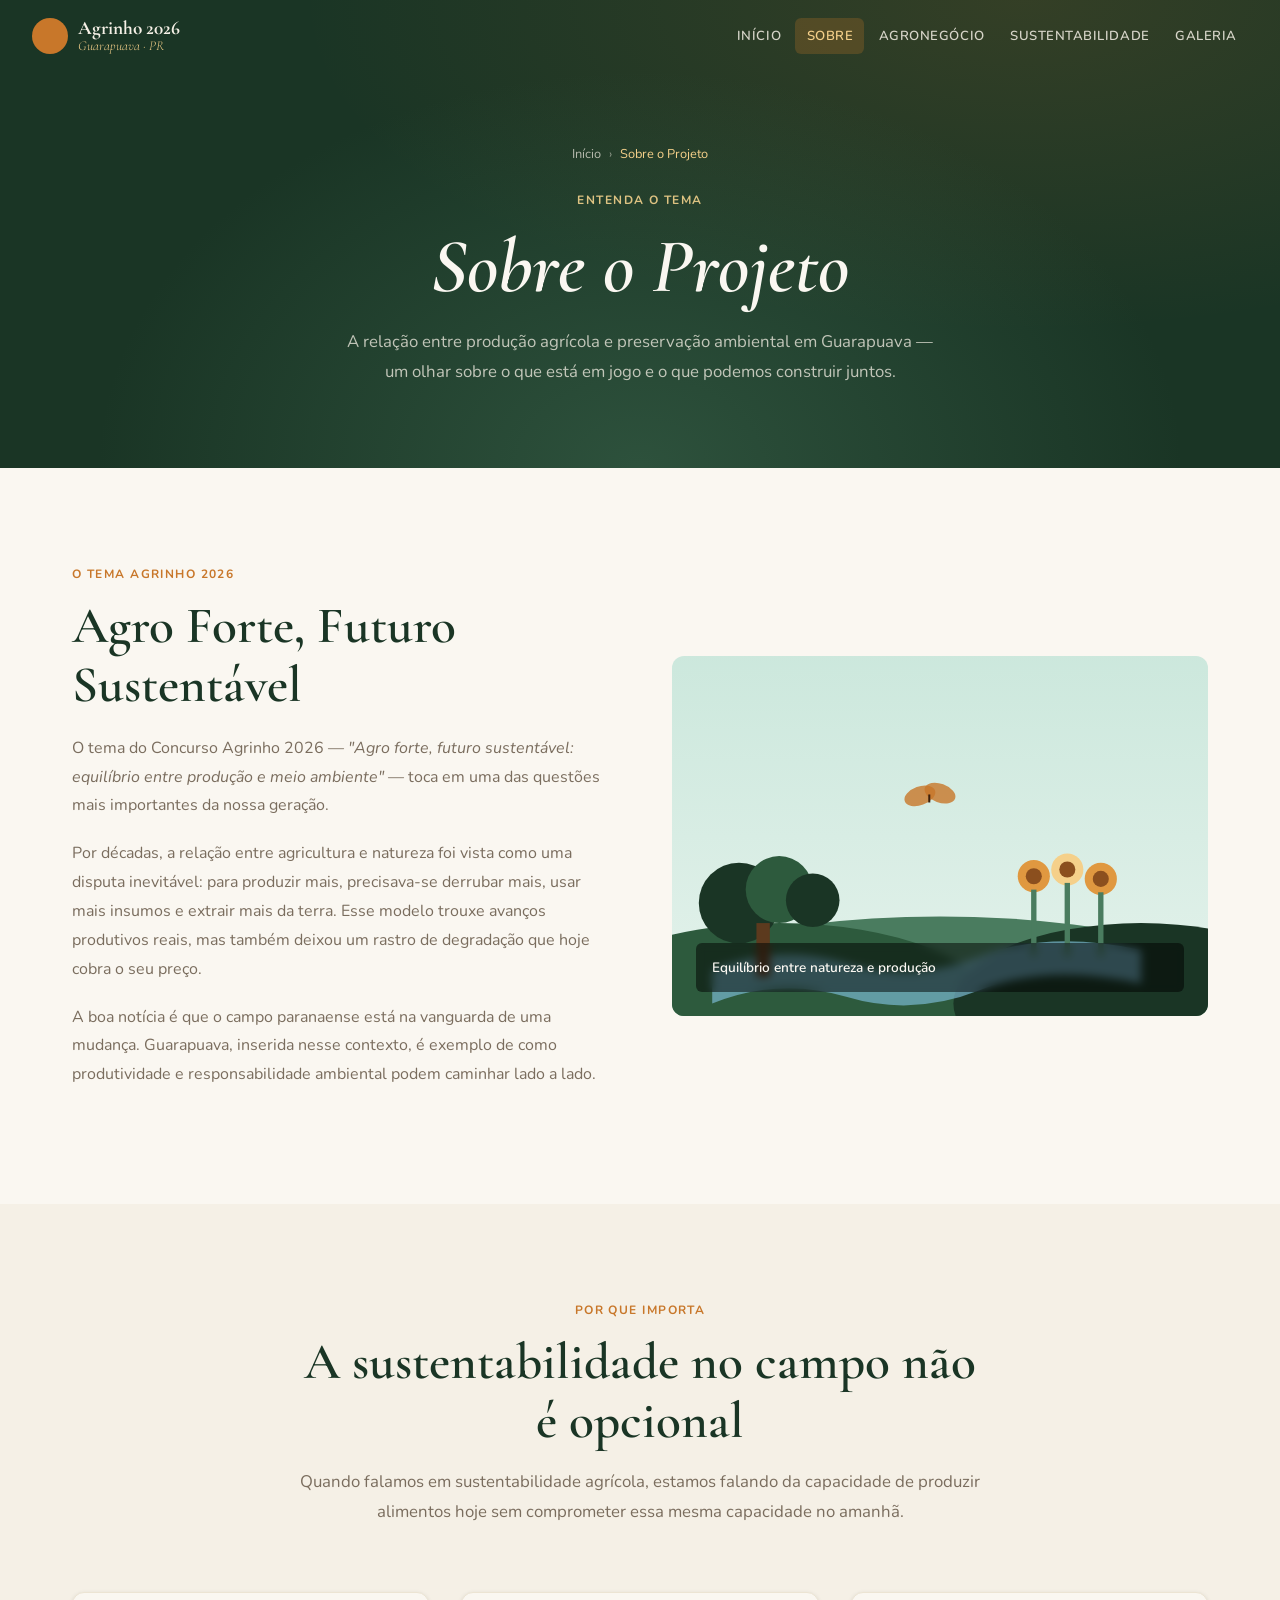
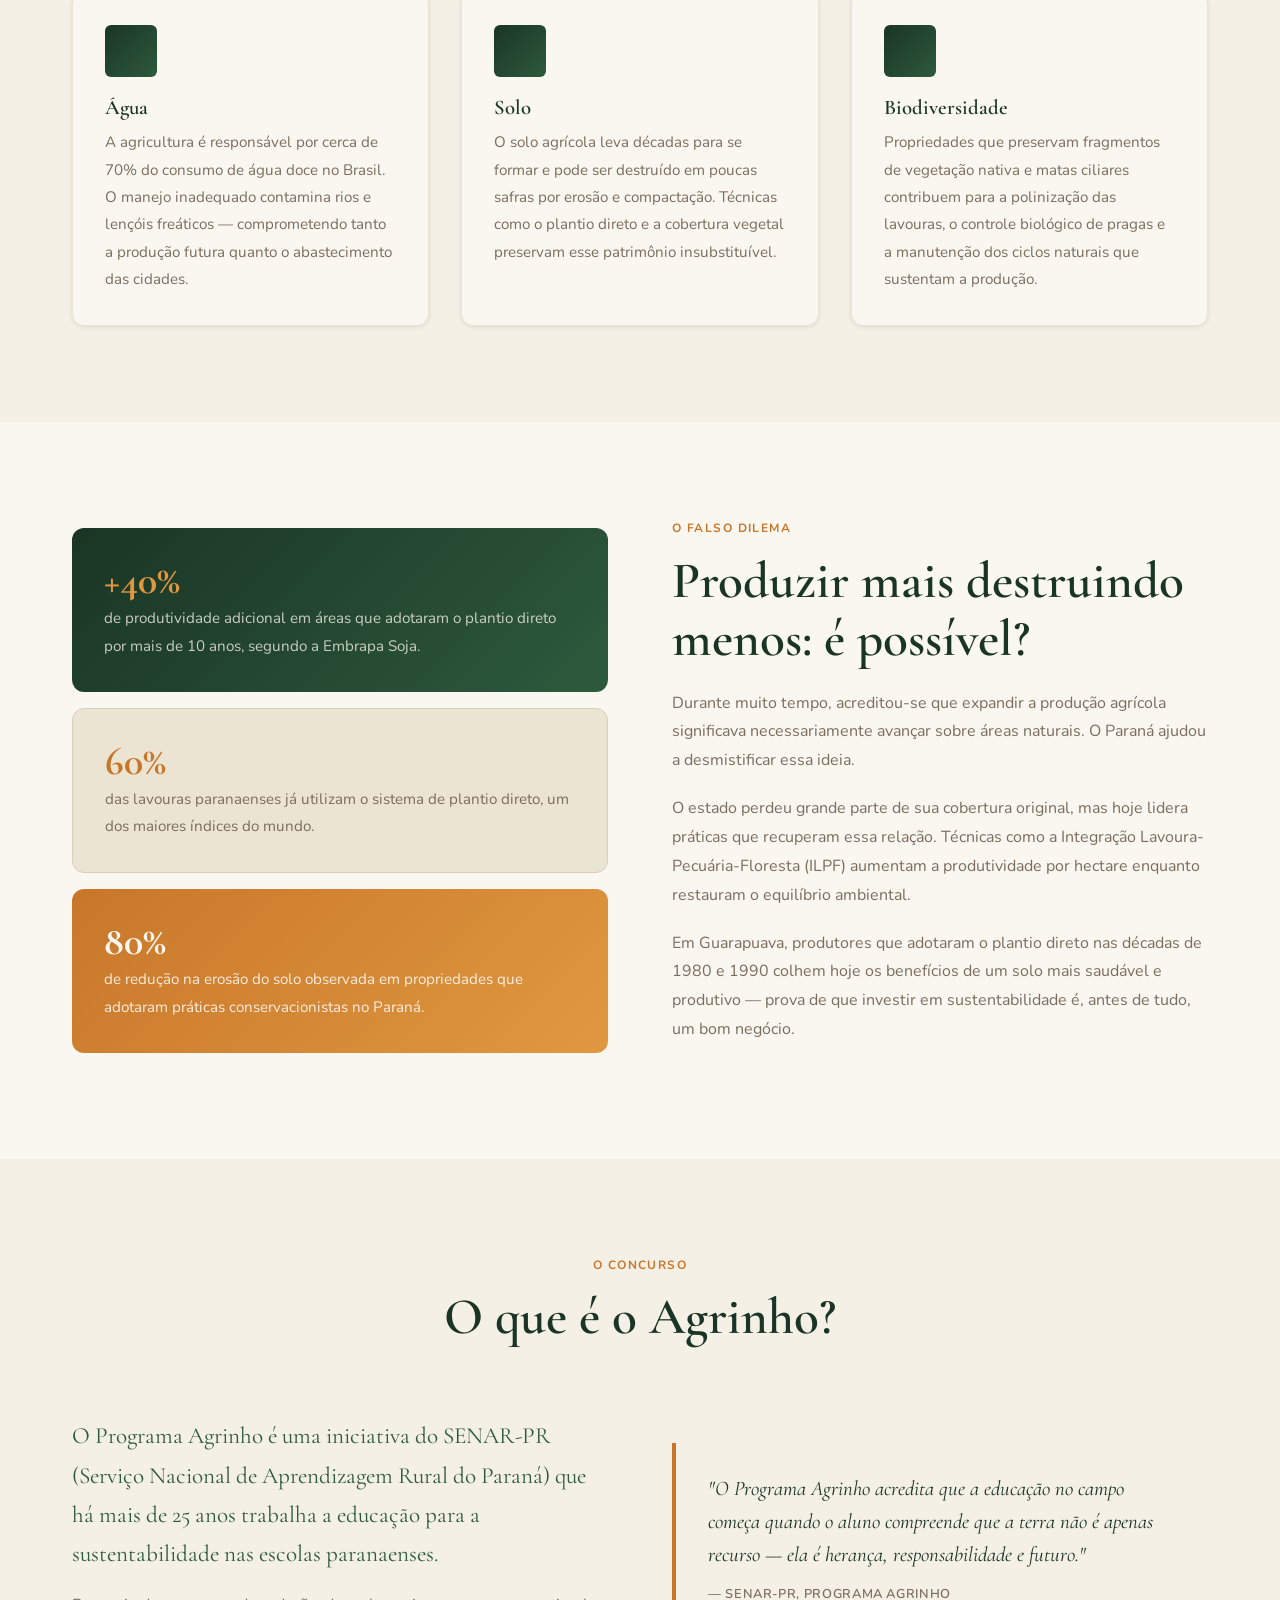
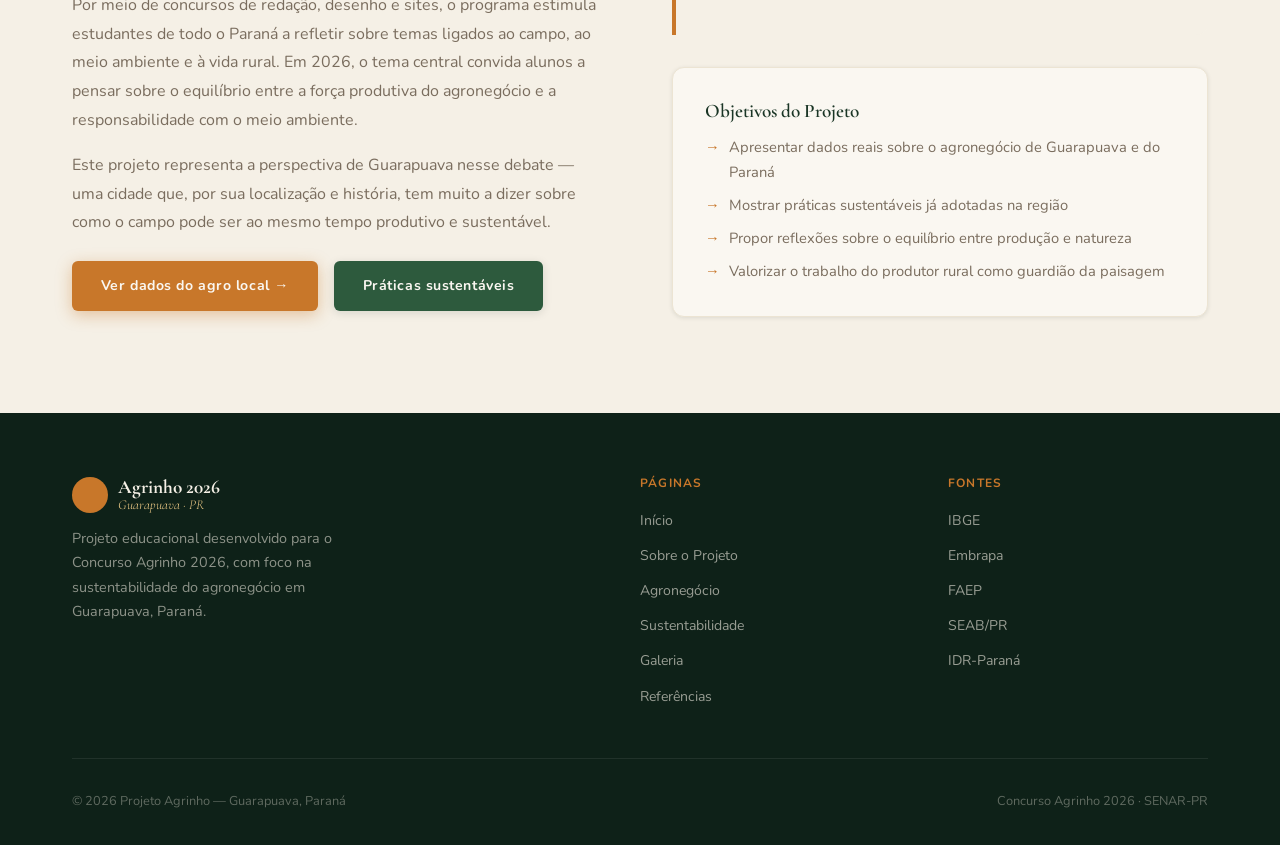
<file: sobre.html>
<!DOCTYPE html>
<html lang="pt-BR">
<head>
  <meta charset="UTF-8">
  <meta name="viewport" content="width=device-width, initial-scale=1.0">
  <meta name="description" content="Sobre o Projeto Agrinho 2026 — entenda a importância da sustentabilidade no agronegócio e a relação entre produção e preservação ambiental.">
  <title>Sobre o Projeto | Agrinho 2026</title>
  <link rel="stylesheet" href="css/style.css">
</head>
<body>

<nav class="nav" id="main-nav">
  <a class="nav-logo" href="index.html">
    <div class="nav-logo-mark"></div>
    <div class="nav-logo-text">Agrinho 2026<span>Guarapuava · PR</span></div>
  </a>
  <div class="nav-links">
    <a href="index.html">Início</a>
    <a href="sobre.html" class="active">Sobre</a>
    <a href="agronegocio.html">Agronegócio</a>
    <a href="sustentabilidade.html">Sustentabilidade</a>
    <a href="galeria.html">Galeria</a>
  </div>
  <button class="nav-burger" aria-label="Abrir menu"><span></span><span></span><span></span></button>
</nav>
<div class="nav-mobile">
  <a href="index.html"> Início</a>
  <a href="sobre.html"> Sobre o Projeto</a>
  <a href="agronegocio.html"> Agronegócio</a>
  <a href="sustentabilidade.html"> Sustentabilidade</a>
  <a href="galeria.html"> Galeria</a>
</div>

<!-- ── Page Hero ──────────────────────────────────────── -->
<section class="page-hero">
  <div class="breadcrumb" style="justify-content:center">
    <a href="index.html">Início</a> › <span>Sobre o Projeto</span>
  </div>
  <span class="label">Entenda o tema</span>
  <h1>Sobre o Projeto</h1>
  <p>A relação entre produção agrícola e preservação ambiental em Guarapuava — um olhar sobre o que está em jogo e o que podemos construir juntos.</p>
</section>

<!-- ── Tema Principal ─────────────────────────────────── -->
<section class="section bg-branco">
  <div class="container">
    <div class="split">
      <div class="split-text reveal-left">
        <span class="label">O tema Agrinho 2026</span>
        <h2>Agro Forte, Futuro Sustentável</h2>
        <p>O tema do Concurso Agrinho 2026 — <em>"Agro forte, futuro sustentável: equilíbrio entre produção e meio ambiente"</em> — toca em uma das questões mais importantes da nossa geração.</p>
        <p>Por décadas, a relação entre agricultura e natureza foi vista como uma disputa inevitável: para produzir mais, precisava-se derrubar mais, usar mais insumos e extrair mais da terra. Esse modelo trouxe avanços produtivos reais, mas também deixou um rastro de degradação que hoje cobra o seu preço.</p>
        <p>A boa notícia é que o campo paranaense está na vanguarda de uma mudança. Guarapuava, inserida nesse contexto, é exemplo de como produtividade e responsabilidade ambiental podem caminhar lado a lado.</p>
      </div>
      <div class="reveal-right">
        <div class="viz-box" style="min-height:360px">
          <div class="viz-scene">
            <svg width="100%" height="100%" viewBox="0 0 400 360" preserveAspectRatio="xMidYMid slice">
              <defs>
                <linearGradient id="skyGrad" x1="0" y1="0" x2="0" y2="1">
                  <stop offset="0%" stop-color="#c8e6da"/>
                  <stop offset="100%" stop-color="#e8f4ee"/>
                </linearGradient>
              </defs>
              <rect width="400" height="360" fill="url(#skyGrad)"/>
              <!-- rolling hills -->
              <ellipse cx="200" cy="320" rx="260" ry="80" fill="#4a7c5f"/>
              <ellipse cx="80"  cy="310" rx="160" ry="65" fill="#2d5a3d"/>
              <ellipse cx="350" cy="305" rx="140" ry="60" fill="#1a3525"/>
              <!-- river -->
              <path d="M30 280 Q80 260 130 275 Q180 290 230 270 Q280 250 350 265 L350 290 Q280 275 230 295 Q180 315 130 300 Q80 285 30 305Z" fill="#7ab8d0" opacity=".7"/>
              <!-- forest -->
              <circle cx="50"  cy="230" r="30" fill="#1a3525"/>
              <circle cx="80"  cy="220" r="25" fill="#2d5a3d"/>
              <circle cx="105" cy="228" r="20" fill="#1a3525"/>
              <rect x="63" y="245" width="10" height="40" fill="#5c3a1e"/>
              <!-- sunflowers -->
              <circle cx="270" cy="210" r="12" fill="#e09840"/>
              <circle cx="270" cy="210" r="6"  fill="#8b4f1e"/>
              <rect x="268" y="220" width="4" height="50" fill="#4a7c5f"/>
              <circle cx="295" cy="205" r="12" fill="#f5d08a"/>
              <circle cx="295" cy="205" r="6"  fill="#8b4f1e"/>
              <rect x="293" y="215" width="4" height="55" fill="#4a7c5f"/>
              <circle cx="320" cy="212" r="12" fill="#e09840"/>
              <circle cx="320" cy="212" r="6"  fill="#8b4f1e"/>
              <rect x="318" y="222" width="4" height="48" fill="#4a7c5f"/>
              <!-- butterfly -->
              <ellipse cx="185" cy="150" rx="12" ry="7" fill="#c8772a" opacity=".8" transform="rotate(-20,185,150)"/>
              <ellipse cx="200" cy="148" rx="12" ry="7" fill="#c8772a" opacity=".8" transform="rotate(20,200,148)"/>
              <line x1="192" y1="149" x2="192" y2="155" stroke="#3a1f0c" stroke-width="1.5"/>
            </svg>
          </div>
          <div class="viz-caption"> Equilíbrio entre natureza e produção</div>
        </div>
      </div>
    </div>
  </div>
</section>

<!-- ── Importância da Sustentabilidade ────────────────── -->
<section class="section bg-creme">
  <div class="container">
    <div class="section-header reveal">
      <span class="label">Por que importa</span>
      <h2>A sustentabilidade no campo não é opcional</h2>
      <p>Quando falamos em sustentabilidade agrícola, estamos falando da capacidade de produzir alimentos hoje sem comprometer essa mesma capacidade no amanhã.</p>
    </div>
    <div class="grid-3">
      <div class="card reveal delay-1">
        <div class="card-icon"></div>
        <h3>Água</h3>
        <p>A agricultura é responsável por cerca de 70% do consumo de água doce no Brasil. O manejo inadequado contamina rios e lençóis freáticos — comprometendo tanto a produção futura quanto o abastecimento das cidades.</p>
      </div>
      <div class="card reveal delay-2">
        <div class="card-icon"></div>
        <h3>Solo</h3>
        <p>O solo agrícola leva décadas para se formar e pode ser destruído em poucas safras por erosão e compactação. Técnicas como o plantio direto e a cobertura vegetal preservam esse patrimônio insubstituível.</p>
      </div>
      <div class="card reveal delay-3">
        <div class="card-icon"></div>
        <h3>Biodiversidade</h3>
        <p>Propriedades que preservam fragmentos de vegetação nativa e matas ciliares contribuem para a polinização das lavouras, o controle biológico de pragas e a manutenção dos ciclos naturais que sustentam a produção.</p>
      </div>
    </div>
  </div>
</section>

<!-- ── Produção x Preservação ─────────────────────────── -->
<section class="section bg-branco">
  <div class="container">
    <div class="split reverse">
      <div class="split-text reveal-right">
        <span class="label">O falso dilema</span>
        <h2>Produzir mais destruindo menos: é possível?</h2>
        <p>Durante muito tempo, acreditou-se que expandir a produção agrícola significava necessariamente avançar sobre áreas naturais. O Paraná ajudou a desmistificar essa ideia.</p>
        <p>O estado perdeu grande parte de sua cobertura original, mas hoje lidera práticas que recuperam essa relação. Técnicas como a Integração Lavoura-Pecuária-Floresta (ILPF) aumentam a produtividade por hectare enquanto restauram o equilíbrio ambiental.</p>
        <p>Em Guarapuava, produtores que adotaram o plantio direto nas décadas de 1980 e 1990 colhem hoje os benefícios de um solo mais saudável e produtivo — prova de que investir em sustentabilidade é, antes de tudo, um bom negócio.</p>
      </div>
      <div class="reveal-left">
        <div style="display:flex;flex-direction:column;gap:1rem">
          <div style="background:linear-gradient(135deg,var(--verde-floresta),var(--verde-medio));border-radius:var(--radius-lg);padding:2rem;color:var(--creme)">
            <div style="font-family:var(--font-display);font-size:2.5rem;font-weight:700;color:var(--ambar-claro);line-height:1">+40%</div>
            <p style="color:rgba(245,240,230,.8);margin-top:.3rem;font-size:.95rem">de produtividade adicional em áreas que adotaram o plantio direto por mais de 10 anos, segundo a Embrapa Soja.</p>
          </div>
          <div style="background:var(--creme-escuro);border-radius:var(--radius-lg);padding:2rem;border:1px solid #d8ceba">
            <div style="font-family:var(--font-display);font-size:2.5rem;font-weight:700;color:var(--ambar);line-height:1">60%</div>
            <p style="margin-top:.3rem;font-size:.95rem">das lavouras paranaenses já utilizam o sistema de plantio direto, um dos maiores índices do mundo.</p>
          </div>
          <div style="background:linear-gradient(135deg,var(--ambar),var(--ambar-claro));border-radius:var(--radius-lg);padding:2rem;color:var(--branco)">
            <div style="font-family:var(--font-display);font-size:2.5rem;font-weight:700;color:var(--branco);line-height:1">80%</div>
            <p style="color:rgba(255,255,255,.85);margin-top:.3rem;font-size:.95rem">de redução na erosão do solo observada em propriedades que adotaram práticas conservacionistas no Paraná.</p>
          </div>
        </div>
      </div>
    </div>
  </div>
</section>

<!-- ── O Projeto Agrinho ───────────────────────────────── -->
<section class="section bg-creme">
  <div class="container">
    <div class="section-header reveal">
      <span class="label">O Concurso</span>
      <h2>O que é o Agrinho?</h2>
    </div>
    <div class="split">
      <div class="reveal-left">
        <p class="lead">O Programa Agrinho é uma iniciativa do SENAR-PR (Serviço Nacional de Aprendizagem Rural do Paraná) que há mais de 25 anos trabalha a educação para a sustentabilidade nas escolas paranaenses.</p>
        <p style="margin-top:1rem">Por meio de concursos de redação, desenho e sites, o programa estimula estudantes de todo o Paraná a refletir sobre temas ligados ao campo, ao meio ambiente e à vida rural. Em 2026, o tema central convida alunos a pensar sobre o equilíbrio entre a força produtiva do agronegócio e a responsabilidade com o meio ambiente.</p>
        <p style="margin-top:1rem">Este projeto representa a perspectiva de Guarapuava nesse debate — uma cidade que, por sua localização e história, tem muito a dizer sobre como o campo pode ser ao mesmo tempo produtivo e sustentável.</p>
        <div style="margin-top:1.5rem;display:flex;gap:1rem;flex-wrap:wrap">
          <a href="agronegocio.html" class="btn btn-primary">Ver dados do agro local →</a>
          <a href="sustentabilidade.html" class="btn btn-verde">Práticas sustentáveis</a>
        </div>
      </div>
      <div class="reveal-right">
        <div class="callout">
          <p>"O Programa Agrinho acredita que a educação no campo começa quando o aluno compreende que a terra não é apenas recurso — ela é herança, responsabilidade e futuro."</p>
          <cite>— SENAR-PR, Programa Agrinho</cite>
        </div>
        <div class="card" style="margin-top:1.5rem">
          <h4 style="color:var(--verde-floresta);margin-bottom:.8rem">Objetivos do Projeto</h4>
          <ul style="list-style:none;display:flex;flex-direction:column;gap:.5rem">
            <li style="display:flex;gap:.6rem;font-size:.92rem;color:var(--cinza-quente)"><span style="color:var(--ambar);font-weight:700">→</span> Apresentar dados reais sobre o agronegócio de Guarapuava e do Paraná</li>
            <li style="display:flex;gap:.6rem;font-size:.92rem;color:var(--cinza-quente)"><span style="color:var(--ambar);font-weight:700">→</span> Mostrar práticas sustentáveis já adotadas na região</li>
            <li style="display:flex;gap:.6rem;font-size:.92rem;color:var(--cinza-quente)"><span style="color:var(--ambar);font-weight:700">→</span> Propor reflexões sobre o equilíbrio entre produção e natureza</li>
            <li style="display:flex;gap:.6rem;font-size:.92rem;color:var(--cinza-quente)"><span style="color:var(--ambar);font-weight:700">→</span> Valorizar o trabalho do produtor rural como guardião da paisagem</li>
          </ul>
        </div>
      </div>
    </div>
  </div>
</section>

<!-- ── Footer ────────────────────────────────────────────── -->
<footer class="footer">
  <div class="container">
    <div class="footer-grid">
      <div class="footer-brand">
        <a class="nav-logo" href="index.html">
          <div class="nav-logo-mark"></div>
          <div class="nav-logo-text">Agrinho 2026<span>Guarapuava · PR</span></div>
        </a>
        <p>Projeto educacional desenvolvido para o Concurso Agrinho 2026, com foco na sustentabilidade do agronegócio em Guarapuava, Paraná.</p>
      </div>
      <div class="footer-col">
        <h5>Páginas</h5>
        <ul>
          <li><a href="index.html">Início</a></li>
          <li><a href="sobre.html">Sobre o Projeto</a></li>
          <li><a href="agronegocio.html">Agronegócio</a></li>
          <li><a href="sustentabilidade.html">Sustentabilidade</a></li>
          <li><a href="galeria.html">Galeria</a></li>
          <li><a href="referencias.html">Referências</a></li>
        </ul>
      </div>
      <div class="footer-col">
        <h5>Fontes</h5>
        <ul>
          <li><a href="https://www.ibge.gov.br" target="_blank">IBGE</a></li>
          <li><a href="https://www.embrapa.br" target="_blank">Embrapa</a></li>
          <li><a href="https://www.faep.com.br" target="_blank">FAEP</a></li>
          <li><a href="https://www.agricultura.pr.gov.br" target="_blank">SEAB/PR</a></li>
          <li><a href="https://www.idr.pr.gov.br" target="_blank">IDR-Paraná</a></li>
        </ul>
      </div>
    </div>
    <div class="footer-bottom">
      <span>© 2026 Projeto Agrinho — Guarapuava, Paraná</span>
      <span>Concurso Agrinho 2026 · SENAR-PR</span>
    </div>
  </div>
</footer>

<script src="js/main.js"></script>
</body>
</html>
</file>
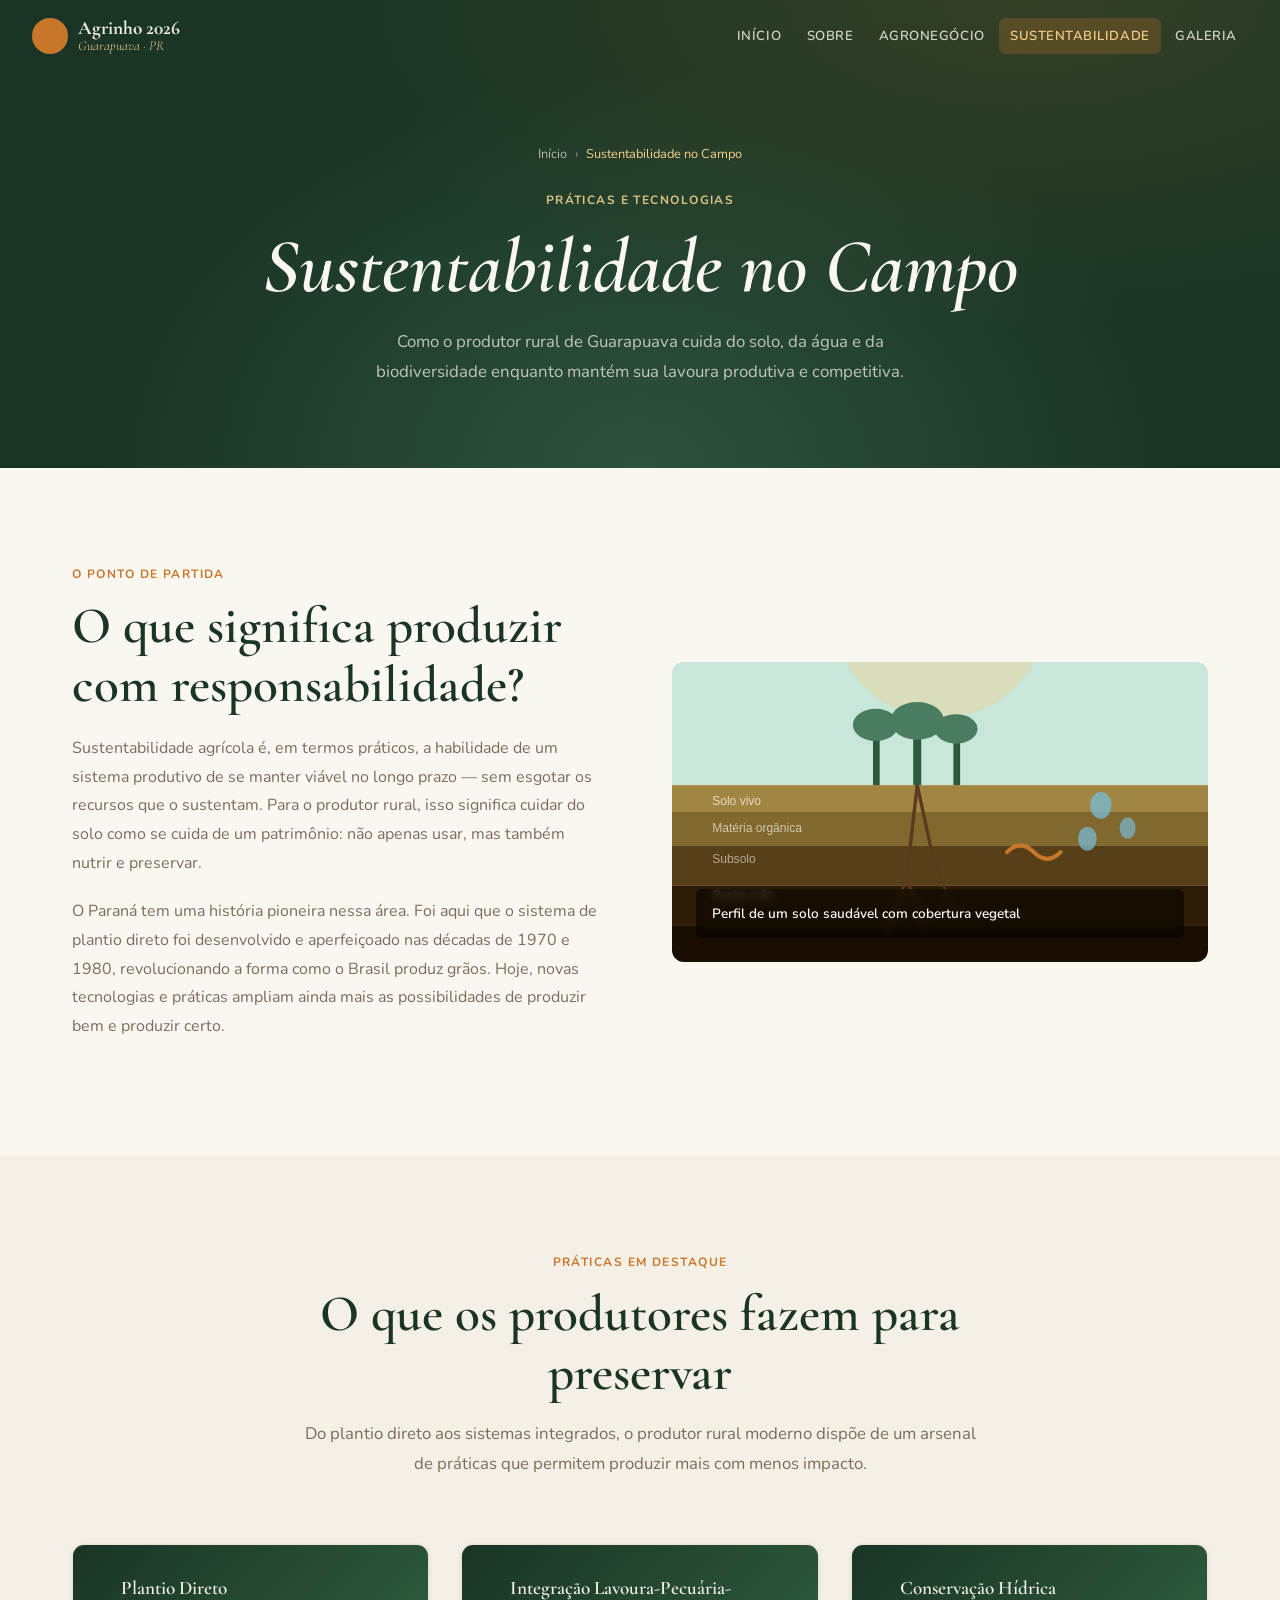
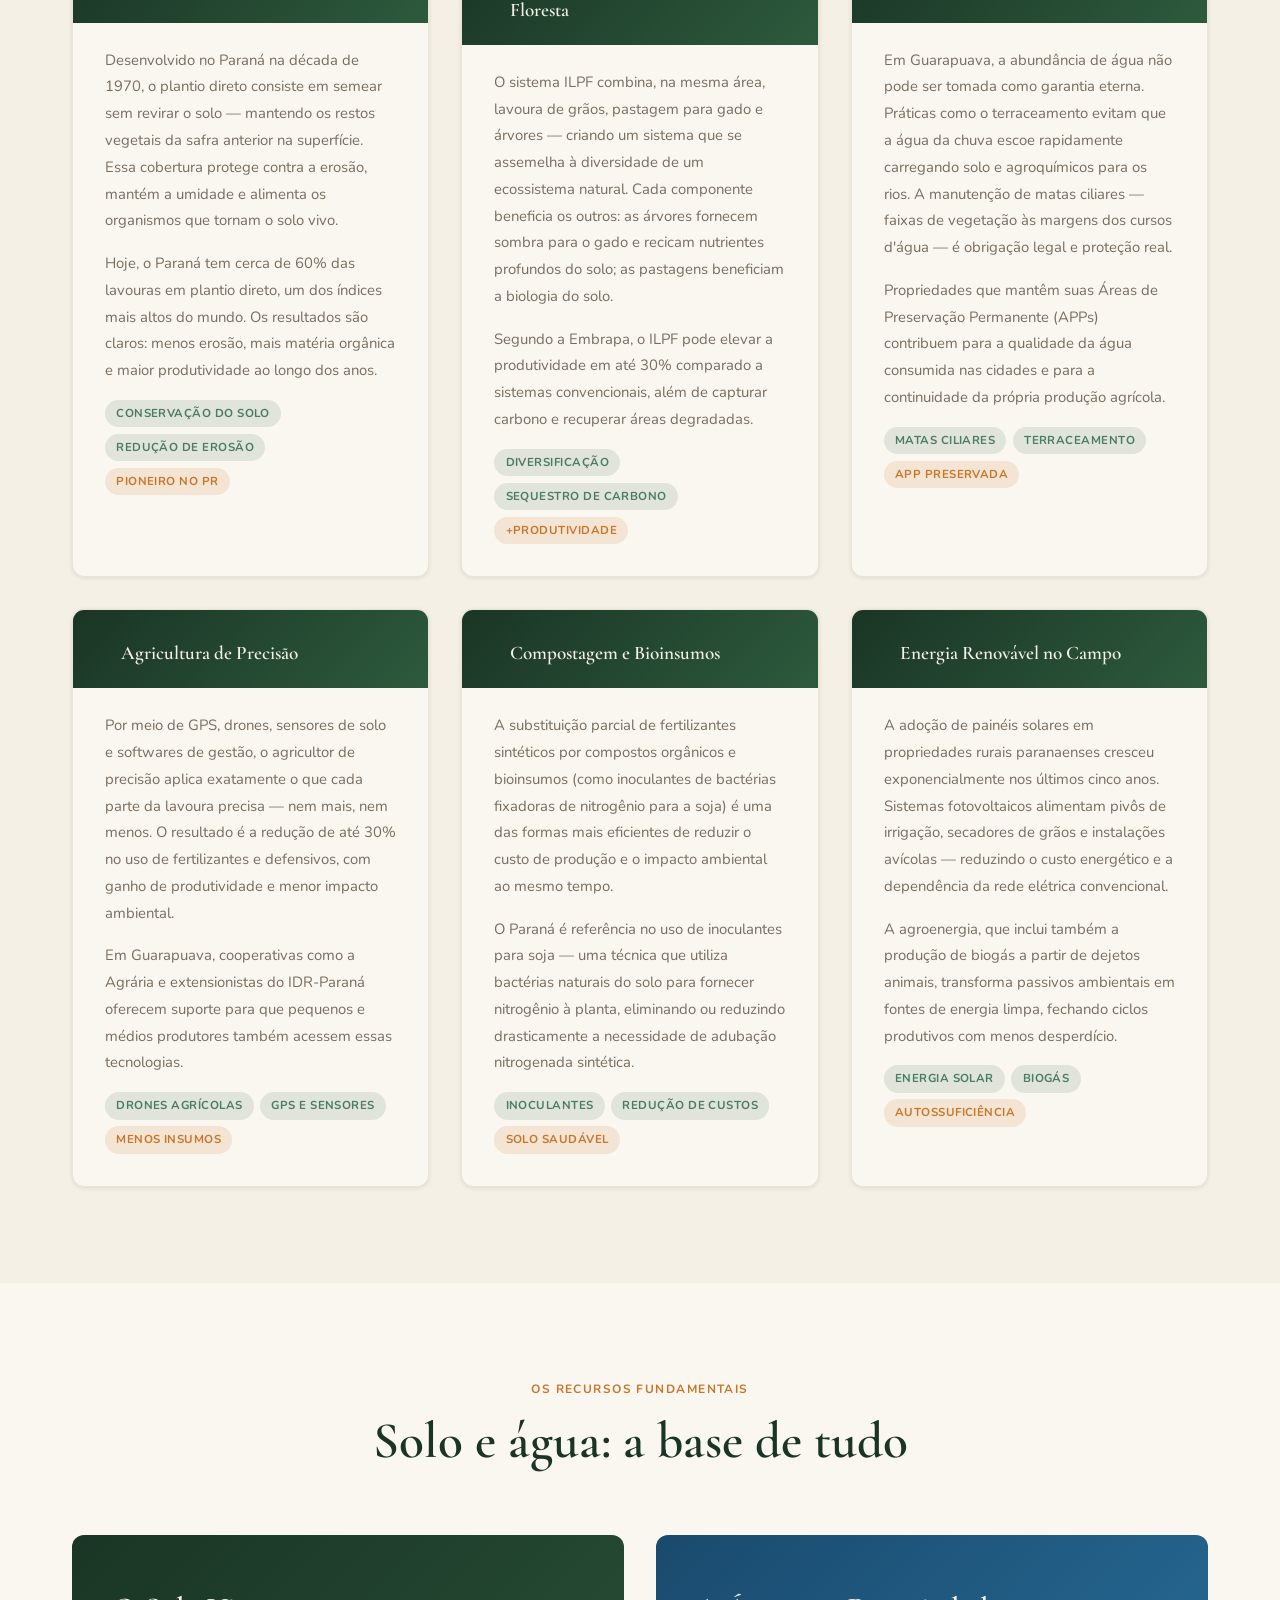
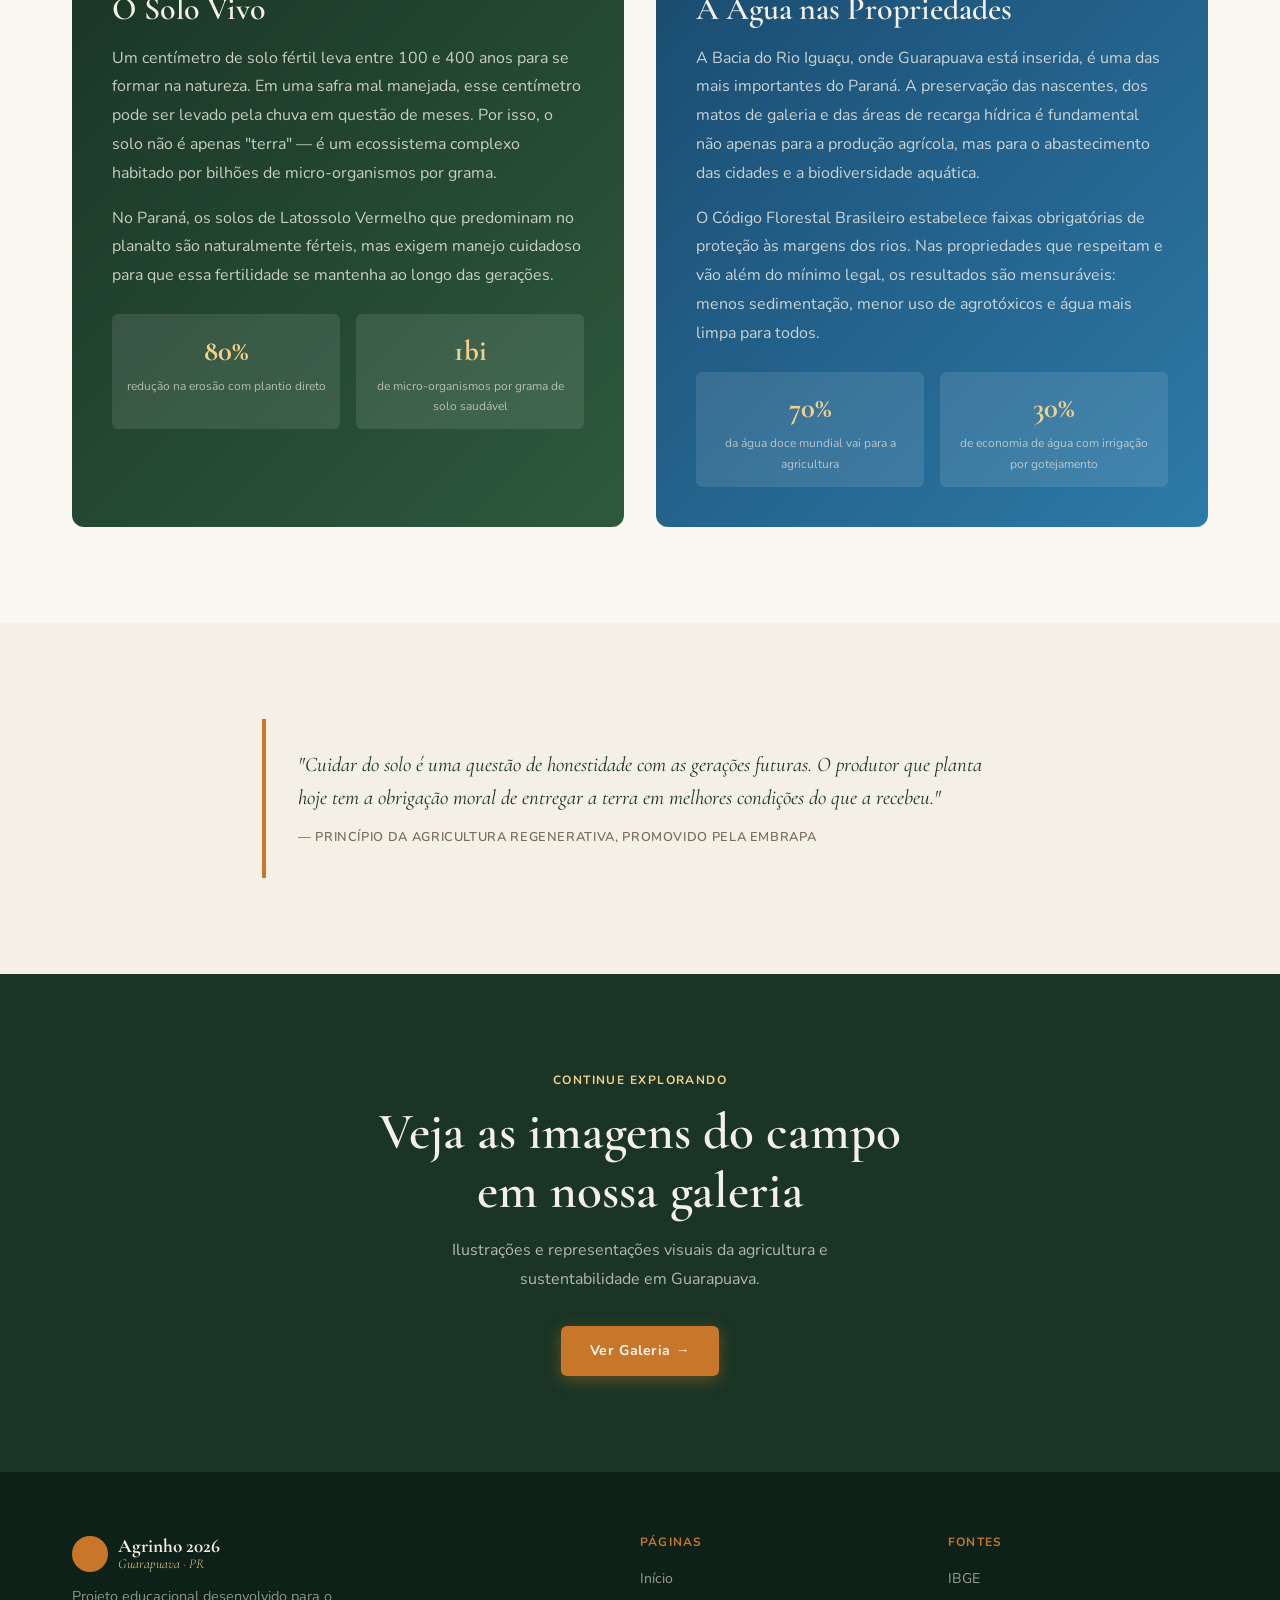
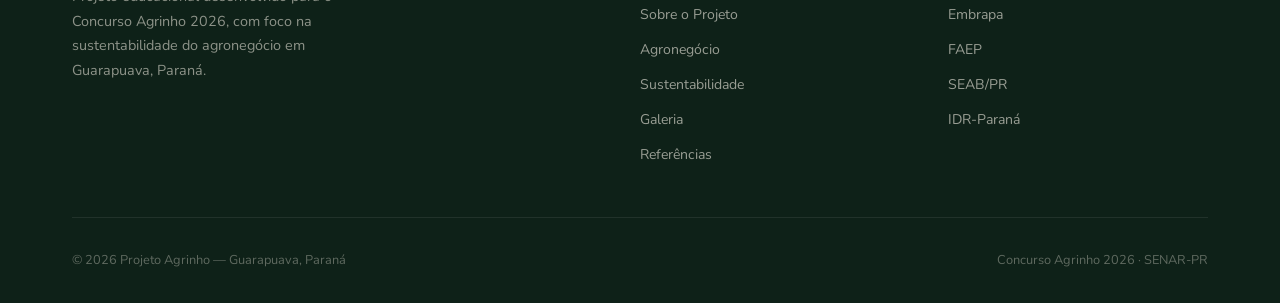
<file: sustentabilidade.html>
<!DOCTYPE html>
<html lang="pt-BR">
<head>
  <meta charset="UTF-8">
  <meta name="viewport" content="width=device-width, initial-scale=1.0">
  <meta name="description" content="Sustentabilidade no campo — práticas sustentáveis, tecnologias agrícolas modernas e conservação do solo e da água em Guarapuava.">
  <title>Sustentabilidade no Campo | Agrinho 2026</title>
  <link rel="stylesheet" href="css/style.css">
</head>
<body>

<nav class="nav" id="main-nav">
  <a class="nav-logo" href="index.html">
    <div class="nav-logo-mark"></div>
    <div class="nav-logo-text">Agrinho 2026<span>Guarapuava · PR</span></div>
  </a>
  <div class="nav-links">
    <a href="index.html">Início</a>
    <a href="sobre.html">Sobre</a>
    <a href="agronegocio.html">Agronegócio</a>
    <a href="sustentabilidade.html" class="active">Sustentabilidade</a>
    <a href="galeria.html">Galeria</a>
  </div>
  <button class="nav-burger" aria-label="Abrir menu"><span></span><span></span><span></span></button>
</nav>
<div class="nav-mobile">
  <a href="index.html"> Início</a>
  <a href="sobre.html"> Sobre o Projeto</a>
  <a href="agronegocio.html"> Agronegócio</a>
  <a href="sustentabilidade.html"> Sustentabilidade</a>
  <a href="galeria.html"> Galeria</a>
</div>

<section class="page-hero">
  <div class="breadcrumb" style="justify-content:center">
    <a href="index.html">Início</a> › <span>Sustentabilidade no Campo</span>
  </div>
  <span class="label">Práticas e tecnologias</span>
  <h1>Sustentabilidade no Campo</h1>
  <p>Como o produtor rural de Guarapuava cuida do solo, da água e da biodiversidade enquanto mantém sua lavoura produtiva e competitiva.</p>
</section>

<!-- ── Intro ──────────────────────────────────────────── -->
<section class="section bg-branco">
  <div class="container">
    <div class="split">
      <div class="split-text reveal-left">
        <span class="label">O ponto de partida</span>
        <h2>O que significa produzir com responsabilidade?</h2>
        <p>Sustentabilidade agrícola é, em termos práticos, a habilidade de um sistema produtivo de se manter viável no longo prazo — sem esgotar os recursos que o sustentam. Para o produtor rural, isso significa cuidar do solo como se cuida de um patrimônio: não apenas usar, mas também nutrir e preservar.</p>
        <p>O Paraná tem uma história pioneira nessa área. Foi aqui que o sistema de plantio direto foi desenvolvido e aperfeiçoado nas décadas de 1970 e 1980, revolucionando a forma como o Brasil produz grãos. Hoje, novas tecnologias e práticas ampliam ainda mais as possibilidades de produzir bem e produzir certo.</p>
      </div>
      <div class="reveal-right">
        <div class="viz-box" style="min-height:300px">
          <div class="viz-scene">
            <svg width="100%" height="100%" viewBox="0 0 400 300" preserveAspectRatio="xMidYMid slice">
              <!-- soil profile -->
              <rect width="400" height="300" fill="#8b6914" opacity=".3"/>
              <!-- sky -->
              <rect width="400" height="130" fill="#c8e6da"/>
              <!-- sun rays -->
              <circle cx="200" cy="0" r="80" fill="#f5d08a" opacity=".4"/>
              <!-- plant layers -->
              <!-- surface plants -->
              <rect x="180" y="90" width="6" height="40" fill="#2d5a3d"/>
              <ellipse cx="183" cy="82" rx="20" ry="14" fill="#4a7c5f"/>
              <rect x="210" y="95" width="5" height="35" fill="#2d5a3d"/>
              <ellipse cx="212" cy="88" rx="16" ry="11" fill="#4a7c5f"/>
              <rect x="150" y="92" width="5" height="38" fill="#2d5a3d"/>
              <ellipse cx="152" cy="85" rx="17" ry="12" fill="#4a7c5f"/>
              <!-- soil layers -->
              <rect x="0" y="130" width="400" height="20" fill="#8b6914" opacity=".7"/>
              <rect x="0" y="150" width="400" height="25" fill="#6b4f10" opacity=".8"/>
              <rect x="0" y="175" width="400" height="30" fill="#4a3008" opacity=".9"/>
              <rect x="0" y="205" width="400" height="30" fill="#2d1c05"/>
              <rect x="0" y="235" width="400" height="65" fill="#1a0e02"/>
              <!-- roots -->
              <line x1="183" y1="130" x2="175" y2="200" stroke="#5c3a1e" stroke-width="2.5"/>
              <line x1="175" y1="200" x2="160" y2="240" stroke="#5c3a1e" stroke-width="2"/>
              <line x1="175" y1="200" x2="190" y2="235" stroke="#5c3a1e" stroke-width="2"/>
              <line x1="183" y1="130" x2="195" y2="185" stroke="#5c3a1e" stroke-width="2.5"/>
              <line x1="195" y1="185" x2="210" y2="225" stroke="#5c3a1e" stroke-width="1.5"/>
              <!-- earthworm -->
              <path d="M250 180 Q260 170 270 180 Q280 190 290 180" stroke="#c8772a" stroke-width="3" fill="none" stroke-linecap="round"/>
              <!-- water droplets -->
              <ellipse cx="320" cy="145" rx="8" ry="10" fill="#7ab8d0" opacity=".8"/>
              <ellipse cx="340" cy="162" rx="6" ry="8" fill="#7ab8d0" opacity=".7"/>
              <ellipse cx="310" cy="170" rx="7" ry="9" fill="#7ab8d0" opacity=".75"/>
              <!-- organic matter indicator -->
              <text x="30" y="145" fill="rgba(245,240,230,.8)" font-size="9" font-family="sans-serif">Solo vivo</text>
              <text x="30" y="165" fill="rgba(245,240,230,.7)" font-size="9" font-family="sans-serif">Matéria orgânica</text>
              <text x="30" y="188" fill="rgba(245,240,230,.6)" font-size="9" font-family="sans-serif">Subsolo</text>
              <text x="30" y="215" fill="rgba(245,240,230,.5)" font-size="9" font-family="sans-serif">Rocha mãe</text>
            </svg>
          </div>
          <div class="viz-caption">  Perfil de um solo saudável com cobertura vegetal</div>
        </div>
      </div>
    </div>
  </div>
</section>

<!-- ── Práticas Sustentáveis ──────────────────────────── -->
<section class="section bg-creme">
  <div class="container">
    <div class="section-header reveal">
      <span class="label">Práticas em destaque</span>
      <h2>O que os produtores fazem para preservar</h2>
      <p>Do plantio direto aos sistemas integrados, o produtor rural moderno dispõe de um arsenal de práticas que permitem produzir mais com menos impacto.</p>
    </div>
    <div class="grid-3">
      <div class="practice-card reveal delay-1">
        <div class="practice-card-header">
          <span class="icon"></span>
          <h3>Plantio Direto</h3>
        </div>
        <div class="practice-card-body">
          <p>Desenvolvido no Paraná na década de 1970, o plantio direto consiste em semear sem revirar o solo — mantendo os restos vegetais da safra anterior na superfície. Essa cobertura protege contra a erosão, mantém a umidade e alimenta os organismos que tornam o solo vivo.</p>
          <p>Hoje, o Paraná tem cerca de 60% das lavouras em plantio direto, um dos índices mais altos do mundo. Os resultados são claros: menos erosão, mais matéria orgânica e maior produtividade ao longo dos anos.</p>
          <div class="tag-list">
            <span class="tag verde">Conservação do Solo</span>
            <span class="tag verde">Redução de Erosão</span>
            <span class="tag ambar">Pioneiro no PR</span>
          </div>
        </div>
      </div>
      <div class="practice-card reveal delay-2">
        <div class="practice-card-header">
          <span class="icon"></span>
          <h3>Integração Lavoura-Pecuária-Floresta</h3>
        </div>
        <div class="practice-card-body">
          <p>O sistema ILPF combina, na mesma área, lavoura de grãos, pastagem para gado e árvores — criando um sistema que se assemelha à diversidade de um ecossistema natural. Cada componente beneficia os outros: as árvores fornecem sombra para o gado e recicam nutrientes profundos do solo; as pastagens beneficiam a biologia do solo.</p>
          <p>Segundo a Embrapa, o ILPF pode elevar a produtividade em até 30% comparado a sistemas convencionais, além de capturar carbono e recuperar áreas degradadas.</p>
          <div class="tag-list">
            <span class="tag verde">Diversificação</span>
            <span class="tag verde">Sequestro de Carbono</span>
            <span class="tag ambar">+Produtividade</span>
          </div>
        </div>
      </div>
      <div class="practice-card reveal delay-3">
        <div class="practice-card-header">
          <span class="icon"></span>
          <h3>Conservação Hídrica</h3>
        </div>
        <div class="practice-card-body">
          <p>Em Guarapuava, a abundância de água não pode ser tomada como garantia eterna. Práticas como o terraceamento evitam que a água da chuva escoe rapidamente carregando solo e agroquímicos para os rios. A manutenção de matas ciliares — faixas de vegetação às margens dos cursos d'água — é obrigação legal e proteção real.</p>
          <p>Propriedades que mantêm suas Áreas de Preservação Permanente (APPs) contribuem para a qualidade da água consumida nas cidades e para a continuidade da própria produção agrícola.</p>
          <div class="tag-list">
            <span class="tag verde">Matas Ciliares</span>
            <span class="tag verde">Terraceamento</span>
            <span class="tag ambar">APP Preservada</span>
          </div>
        </div>
      </div>
      <div class="practice-card reveal delay-1">
        <div class="practice-card-header">
          <span class="icon"></span>
          <h3>Agricultura de Precisão</h3>
        </div>
        <div class="practice-card-body">
          <p>Por meio de GPS, drones, sensores de solo e softwares de gestão, o agricultor de precisão aplica exatamente o que cada parte da lavoura precisa — nem mais, nem menos. O resultado é a redução de até 30% no uso de fertilizantes e defensivos, com ganho de produtividade e menor impacto ambiental.</p>
          <p>Em Guarapuava, cooperativas como a Agrária e extensionistas do IDR-Paraná oferecem suporte para que pequenos e médios produtores também acessem essas tecnologias.</p>
          <div class="tag-list">
            <span class="tag verde">Drones Agrícolas</span>
            <span class="tag verde">GPS e Sensores</span>
            <span class="tag ambar">Menos Insumos</span>
          </div>
        </div>
      </div>
      <div class="practice-card reveal delay-2">
        <div class="practice-card-header">
          <span class="icon"></span>
          <h3>Compostagem e Bioinsumos</h3>
        </div>
        <div class="practice-card-body">
          <p>A substituição parcial de fertilizantes sintéticos por compostos orgânicos e bioinsumos (como inoculantes de bactérias fixadoras de nitrogênio para a soja) é uma das formas mais eficientes de reduzir o custo de produção e o impacto ambiental ao mesmo tempo.</p>
          <p>O Paraná é referência no uso de inoculantes para soja — uma técnica que utiliza bactérias naturais do solo para fornecer nitrogênio à planta, eliminando ou reduzindo drasticamente a necessidade de adubação nitrogenada sintética.</p>
          <div class="tag-list">
            <span class="tag verde">Inoculantes</span>
            <span class="tag verde">Redução de Custos</span>
            <span class="tag ambar">Solo Saudável</span>
          </div>
        </div>
      </div>
      <div class="practice-card reveal delay-3">
        <div class="practice-card-header">
          <span class="icon"></span>
          <h3>Energia Renovável no Campo</h3>
        </div>
        <div class="practice-card-body">
          <p>A adoção de painéis solares em propriedades rurais paranaenses cresceu exponencialmente nos últimos cinco anos. Sistemas fotovoltaicos alimentam pivôs de irrigação, secadores de grãos e instalações avícolas — reduzindo o custo energético e a dependência da rede elétrica convencional.</p>
          <p>A agroenergia, que inclui também a produção de biogás a partir de dejetos animais, transforma passivos ambientais em fontes de energia limpa, fechando ciclos produtivos com menos desperdício.</p>
          <div class="tag-list">
            <span class="tag verde">Energia Solar</span>
            <span class="tag verde">Biogás</span>
            <span class="tag ambar">Autossuficiência</span>
          </div>
        </div>
      </div>
    </div>
  </div>
</section>

<!-- ── Solo e Água ────────────────────────────────────── -->
<section class="section bg-branco">
  <div class="container">
    <div class="section-header reveal">
      <span class="label">Os recursos fundamentais</span>
      <h2>Solo e água: a base de tudo</h2>
    </div>
    <div class="grid-2">
      <div class="reveal-left">
        <div style="background:linear-gradient(135deg,#1a3525,#2d5a3d);border-radius:var(--radius-lg);padding:2.5rem;color:var(--creme);height:100%">
          <div style="font-size:2.5rem;margin-bottom:1rem"></div>
          <h3 style="color:var(--creme);margin-bottom:1rem">O Solo Vivo</h3>
          <p style="color:rgba(245,240,230,.8);margin-bottom:1rem">Um centímetro de solo fértil leva entre 100 e 400 anos para se formar na natureza. Em uma safra mal manejada, esse centímetro pode ser levado pela chuva em questão de meses. Por isso, o solo não é apenas "terra" — é um ecossistema complexo habitado por bilhões de micro-organismos por grama.</p>
          <p style="color:rgba(245,240,230,.8);margin-bottom:1.5rem">No Paraná, os solos de Latossolo Vermelho que predominam no planalto são naturalmente férteis, mas exigem manejo cuidadoso para que essa fertilidade se mantenha ao longo das gerações.</p>
          <div style="display:grid;grid-template-columns:1fr 1fr;gap:1rem">
            <div style="background:rgba(255,255,255,.1);border-radius:var(--radius);padding:.8rem;text-align:center">
              <div style="font-family:var(--font-display);font-size:1.8rem;font-weight:700;color:var(--ambar-palido)">80%</div>
              <div style="font-size:.75rem;color:rgba(245,240,230,.65)">redução na erosão com plantio direto</div>
            </div>
            <div style="background:rgba(255,255,255,.1);border-radius:var(--radius);padding:.8rem;text-align:center">
              <div style="font-family:var(--font-display);font-size:1.8rem;font-weight:700;color:var(--ambar-palido)">1bi</div>
              <div style="font-size:.75rem;color:rgba(245,240,230,.65)">de micro-organismos por grama de solo saudável</div>
            </div>
          </div>
        </div>
      </div>
      <div class="reveal-right">
        <div style="background:linear-gradient(135deg,#1a4a6e,#2d7aa8);border-radius:var(--radius-lg);padding:2.5rem;color:var(--creme);height:100%">
          <div style="font-size:2.5rem;margin-bottom:1rem"></div>
          <h3 style="color:var(--creme);margin-bottom:1rem">A Água nas Propriedades</h3>
          <p style="color:rgba(245,240,230,.8);margin-bottom:1rem">A Bacia do Rio Iguaçu, onde Guarapuava está inserida, é uma das mais importantes do Paraná. A preservação das nascentes, dos matos de galeria e das áreas de recarga hídrica é fundamental não apenas para a produção agrícola, mas para o abastecimento das cidades e a biodiversidade aquática.</p>
          <p style="color:rgba(245,240,230,.8);margin-bottom:1.5rem">O Código Florestal Brasileiro estabelece faixas obrigatórias de proteção às margens dos rios. Nas propriedades que respeitam e vão além do mínimo legal, os resultados são mensuráveis: menos sedimentação, menor uso de agrotóxicos e água mais limpa para todos.</p>
          <div style="display:grid;grid-template-columns:1fr 1fr;gap:1rem">
            <div style="background:rgba(255,255,255,.1);border-radius:var(--radius);padding:.8rem;text-align:center">
              <div style="font-family:var(--font-display);font-size:1.8rem;font-weight:700;color:var(--ambar-palido)">70%</div>
              <div style="font-size:.75rem;color:rgba(245,240,230,.65)">da água doce mundial vai para a agricultura</div>
            </div>
            <div style="background:rgba(255,255,255,.1);border-radius:var(--radius);padding:.8rem;text-align:center">
              <div style="font-family:var(--font-display);font-size:1.8rem;font-weight:700;color:var(--ambar-palido)">30%</div>
              <div style="font-size:.75rem;color:rgba(245,240,230,.65)">de economia de água com irrigação por gotejamento</div>
            </div>
          </div>
        </div>
      </div>
    </div>
  </div>
</section>

<!-- ── Callout ─────────────────────────────────────────── -->
<section class="section-sm bg-creme">
  <div class="container" style="max-width:820px">
    <div class="callout reveal">
      <p>"Cuidar do solo é uma questão de honestidade com as gerações futuras. O produtor que planta hoje tem a obrigação moral de entregar a terra em melhores condições do que a recebeu."</p>
      <cite>— Princípio da agricultura regenerativa, promovido pela Embrapa</cite>
    </div>
  </div>
</section>

<!-- ── CTA ────────────────────────────────────────────── -->
<section class="section bg-verde">
  <div class="container" style="text-align:center">
    <div class="reveal">
      <span class="label" style="color:var(--ambar-palido);display:block;margin-bottom:.8rem">Continue explorando</span>
      <h2 style="color:var(--creme);max-width:560px;margin:0 auto 1rem">Veja as imagens do campo em nossa galeria</h2>
      <p style="color:rgba(245,240,230,.7);max-width:480px;margin:0 auto 2rem">Ilustrações e representações visuais da agricultura e sustentabilidade em Guarapuava.</p>
      <a href="galeria.html" class="btn btn-primary">Ver Galeria →</a>
    </div>
  </div>
</section>

<footer class="footer">
  <div class="container">
    <div class="footer-grid">
      <div class="footer-brand">
        <a class="nav-logo" href="index.html">
          <div class="nav-logo-mark"></div>
          <div class="nav-logo-text">Agrinho 2026<span>Guarapuava · PR</span></div>
        </a>
        <p>Projeto educacional desenvolvido para o Concurso Agrinho 2026, com foco na sustentabilidade do agronegócio em Guarapuava, Paraná.</p>
      </div>
      <div class="footer-col">
        <h5>Páginas</h5>
        <ul>
          <li><a href="index.html">Início</a></li>
          <li><a href="sobre.html">Sobre o Projeto</a></li>
          <li><a href="agronegocio.html">Agronegócio</a></li>
          <li><a href="sustentabilidade.html">Sustentabilidade</a></li>
          <li><a href="galeria.html">Galeria</a></li>
          <li><a href="referencias.html">Referências</a></li>
        </ul>
      </div>
      <div class="footer-col">
        <h5>Fontes</h5>
        <ul>
          <li><a href="https://www.ibge.gov.br" target="_blank">IBGE</a></li>
          <li><a href="https://www.embrapa.br" target="_blank">Embrapa</a></li>
          <li><a href="https://www.faep.com.br" target="_blank">FAEP</a></li>
          <li><a href="https://www.agricultura.pr.gov.br" target="_blank">SEAB/PR</a></li>
          <li><a href="https://www.idr.pr.gov.br" target="_blank">IDR-Paraná</a></li>
        </ul>
      </div>
    </div>
    <div class="footer-bottom">
      <span>© 2026 Projeto Agrinho — Guarapuava, Paraná</span>
      <span>Concurso Agrinho 2026 · SENAR-PR</span>
    </div>
  </div>
</footer>

<script src="js/main.js"></script>
</body>
</html>
</file>
<file: css/style.css>
/* ============================================================
   AGRINHO 2026 — Agro Forte, Futuro Sustentável
   Stylesheet principal — Estilo Editorial Orgânico
   ============================================================ */

@import url('https://fonts.googleapis.com/css2?family=Cormorant+Garamond:ital,wght@0,300;0,400;0,600;0,700;1,300;1,400;1,600&family=Nunito:wght@300;400;500;600;700&family=Playfair+Display:ital,wght@0,700;0,800;1,400&display=swap');

/* ── Variables ──────────────────────────────────────────── */
:root {
  --verde-escuro:    #0e2118;
  --verde-floresta:  #1a3525;
  --verde-medio:     #2d5a3d;
  --verde-claro:     #4a7c5f;
  --verde-suave:     #7aaa8e;
  --verde-palido:    #c4ddd0;
  --ambar:           #c8772a;
  --ambar-claro:     #e09840;
  --ambar-palido:    #f5d08a;
  --creme:           #f5f0e6;
  --creme-escuro:    #ece4d3;
  --branco:          #faf7f1;
  --marrom:          #3a1f0c;
  --cinza-quente:    #7a6d5e;
  --font-display:    'Cormorant Garamond', Georgia, serif;
  --font-heading:    'Playfair Display', Georgia, serif;
  --font-body:       'Nunito', sans-serif;
  --shadow-xs: 0 1px 4px rgba(14,33,24,.10);
  --shadow-sm: 0 2px 10px rgba(14,33,24,.13);
  --shadow-md: 0 6px 24px rgba(14,33,24,.18);
  --shadow-lg: 0 12px 48px rgba(14,33,24,.25);
  --radius:    6px;
  --radius-lg: 12px;
  --ease:      cubic-bezier(.25,.8,.25,1);
  --transition:all .35s cubic-bezier(.25,.8,.25,1);
}

/* ── Reset ──────────────────────────────────────────────── */
*,*::before,*::after{box-sizing:border-box;margin:0;padding:0}
html{scroll-behavior:smooth;font-size:16px}
body{font-family:var(--font-body);background-color:var(--branco);color:var(--marrom);line-height:1.7;overflow-x:hidden}
img{max-width:100%;display:block}
a{color:inherit;text-decoration:none}
ul{list-style:none}

/* ── Typography ─────────────────────────────────────────── */
h1,h2,h3,h4,h5{font-family:var(--font-display);line-height:1.15;color:var(--verde-floresta)}
h1{font-size:clamp(2.4rem,6vw,4.8rem);font-weight:600}
h2{font-size:clamp(1.9rem,4vw,3.2rem);font-weight:600}
h3{font-size:clamp(1.4rem,3vw,2rem);font-weight:600}
h4{font-size:1.2rem;font-weight:600}
p{font-size:1rem;line-height:1.8;color:var(--cinza-quente)}
.lead{font-family:var(--font-display);font-size:clamp(1.15rem,2.5vw,1.45rem);font-weight:400;color:var(--verde-medio);line-height:1.7}
.label{font-family:var(--font-body);font-size:.75rem;font-weight:700;letter-spacing:.12em;text-transform:uppercase;color:var(--ambar)}

/* ── Navigation ─────────────────────────────────────────── */
.nav{position:fixed;top:0;left:0;right:0;z-index:1000;padding:0 2rem;height:72px;display:flex;align-items:center;justify-content:space-between;transition:var(--transition)}
.nav.transparent{background:transparent}
.nav.solid{background:var(--verde-floresta);box-shadow:var(--shadow-md)}
.nav-logo{display:flex;align-items:center;gap:.6rem}
.nav-logo-mark{width:36px;height:36px;background:var(--ambar);border-radius:50%;display:flex;align-items:center;justify-content:center;font-size:1rem;flex-shrink:0}
.nav-logo-text{font-family:var(--font-display);font-size:1.2rem;font-weight:700;color:var(--creme);line-height:1.1}
.nav-logo-text span{font-weight:300;font-style:italic;display:block;font-size:.85rem;color:var(--ambar-palido)}
.nav-links{display:flex;align-items:center;gap:.2rem}
.nav-links a{font-family:var(--font-body);font-size:.82rem;font-weight:600;letter-spacing:.04em;text-transform:uppercase;color:var(--creme);padding:.4rem .7rem;border-radius:var(--radius);transition:var(--transition);opacity:.85}
.nav-links a:hover,.nav-links a.active{background:rgba(200,119,42,.25);color:var(--ambar-palido);opacity:1}
.nav-cta{background:var(--ambar)!important;color:var(--branco)!important;opacity:1!important;padding:.45rem 1rem!important;border-radius:var(--radius)!important}
.nav-cta:hover{background:var(--ambar-claro)!important}
.nav-burger{display:none;flex-direction:column;gap:5px;cursor:pointer;padding:.4rem;background:none;border:none}
.nav-burger span{display:block;width:24px;height:2px;background:var(--creme);border-radius:2px;transition:var(--transition)}
.nav-mobile{display:none;position:fixed;top:72px;left:0;right:0;background:var(--verde-escuro);padding:1.5rem 2rem;z-index:999;border-top:1px solid rgba(255,255,255,.08);flex-direction:column;gap:.4rem}
.nav-mobile.open{display:flex}
.nav-mobile a{font-family:var(--font-body);font-size:.95rem;font-weight:600;color:var(--creme);padding:.7rem 1rem;border-radius:var(--radius);transition:var(--transition)}
.nav-mobile a:hover{background:rgba(200,119,42,.2)}

/* ── Hero ───────────────────────────────────────────────── */
.hero{position:relative;min-height:100vh;display:flex;align-items:center;overflow:hidden;background:var(--verde-floresta)}
.hero-bg{position:absolute;inset:0;background:radial-gradient(ellipse at 20% 60%,rgba(74,124,95,.35) 0%,transparent 55%),radial-gradient(ellipse at 80% 20%,rgba(200,119,42,.18) 0%,transparent 50%),linear-gradient(160deg,var(--verde-escuro) 0%,var(--verde-floresta) 45%,var(--verde-medio) 100%)}
.hero-bg::after{content:'';position:absolute;inset:0;background-image:repeating-linear-gradient(45deg,transparent,transparent 60px,rgba(255,255,255,.018) 60px,rgba(255,255,255,.018) 61px)}
.hero-content{position:relative;z-index:2;max-width:1200px;margin:0 auto;padding:8rem 2rem 5rem;width:100%}
.hero-label{display:inline-flex;align-items:center;gap:.5rem;background:rgba(200,119,42,.2);border:1px solid rgba(200,119,42,.4);border-radius:999px;padding:.35rem 1rem;font-family:var(--font-body);font-size:.75rem;font-weight:700;letter-spacing:.1em;text-transform:uppercase;color:var(--ambar-palido);margin-bottom:1.5rem}
.hero h1{color:var(--branco);max-width:820px;margin-bottom:1.5rem;font-style:italic}
.hero h1 em{font-style:normal;color:var(--ambar-claro)}
.hero .lead{color:rgba(245,240,230,.8);max-width:620px;margin-bottom:2.5rem}
.hero-actions{display:flex;gap:1rem;flex-wrap:wrap}
.page-hero{position:relative;padding:9rem 2rem 5rem;background:var(--verde-floresta);overflow:hidden;text-align:center}
.page-hero::before{content:'';position:absolute;inset:0;background:radial-gradient(ellipse at 50% 100%,rgba(74,124,95,.4) 0%,transparent 60%),radial-gradient(ellipse at 80% 0%,rgba(200,119,42,.15) 0%,transparent 50%)}
.page-hero .label{color:var(--ambar-palido);margin-bottom:.8rem;display:block}
.page-hero h1{color:var(--branco);font-style:italic;position:relative;z-index:1}
.page-hero p{color:rgba(245,240,230,.75);max-width:600px;margin:1rem auto 0;position:relative;z-index:1;font-size:1.05rem}

/* ── Buttons ─────────────────────────────────────────────── */
.btn{display:inline-flex;align-items:center;gap:.5rem;font-family:var(--font-body);font-size:.88rem;font-weight:700;letter-spacing:.04em;padding:.8rem 1.8rem;border-radius:var(--radius);border:none;cursor:pointer;transition:var(--transition);text-decoration:none}
.btn-primary{background:var(--ambar);color:var(--branco);box-shadow:0 4px 16px rgba(200,119,42,.4)}
.btn-primary:hover{background:var(--ambar-claro);box-shadow:0 6px 20px rgba(200,119,42,.5);transform:translateY(-2px)}
.btn-outline{background:transparent;color:var(--creme);border:1.5px solid rgba(245,240,230,.4)}
.btn-outline:hover{background:rgba(245,240,230,.1);border-color:rgba(245,240,230,.7)}
.btn-verde{background:var(--verde-medio);color:var(--branco);box-shadow:var(--shadow-sm)}
.btn-verde:hover{background:var(--verde-claro);transform:translateY(-2px)}

/* ── Layout ──────────────────────────────────────────────── */
.container{max-width:1200px;margin:0 auto;padding:0 2rem}
.section{padding:6rem 0}
.section-sm{padding:4rem 0}
.section-lg{padding:8rem 0}
.section-header{text-align:center;max-width:680px;margin:0 auto 4rem}
.section-header .label{display:block;margin-bottom:.8rem}
.section-header p{margin-top:1rem;font-size:1.05rem}
.grid-2{display:grid;grid-template-columns:1fr 1fr;gap:2rem}
.grid-3{display:grid;grid-template-columns:repeat(3,1fr);gap:2rem}
.grid-4{display:grid;grid-template-columns:repeat(4,1fr);gap:2rem}

/* ── Cards ───────────────────────────────────────────────── */
.card{background:var(--branco);border:1px solid var(--creme-escuro);border-radius:var(--radius-lg);padding:2rem;transition:var(--transition);box-shadow:var(--shadow-xs)}
.card:hover{box-shadow:var(--shadow-md);transform:translateY(-4px);border-color:var(--verde-palido)}
.card-icon{width:52px;height:52px;background:linear-gradient(135deg,var(--verde-floresta),var(--verde-medio));border-radius:var(--radius);display:flex;align-items:center;justify-content:center;font-size:1.4rem;margin-bottom:1.2rem;flex-shrink:0}
.card h3{color:var(--verde-floresta);margin-bottom:.6rem;font-size:1.3rem}
.card p{font-size:.95rem}

/* ── Stat Strip ──────────────────────────────────────────── */
.stat-strip{background:var(--verde-escuro);padding:3.5rem 0}
.stat-strip-inner{display:grid;grid-template-columns:repeat(4,1fr);gap:2rem;text-align:center}
.stat-item{padding:1rem}
.stat-number{font-family:var(--font-display);font-size:clamp(2.2rem,5vw,3.5rem);font-weight:700;color:var(--ambar-claro);line-height:1;display:block;margin-bottom:.3rem}
.stat-unit{font-size:1.2rem;color:var(--ambar)}
.stat-label{font-family:var(--font-body);font-size:.85rem;color:rgba(245,240,230,.6);letter-spacing:.03em;margin-top:.3rem;display:block}

/* ── Split ───────────────────────────────────────────────── */
.split{display:grid;grid-template-columns:1fr 1fr;gap:4rem;align-items:center}
.split.reverse{direction:rtl}
.split.reverse>*{direction:ltr}
.split-text .label{display:block;margin-bottom:.8rem}
.split-text h2{margin-bottom:1.2rem}
.split-text p{margin-bottom:1.2rem}

/* ── Viz Boxes ───────────────────────────────────────────── */
.viz-box{width:100%;border-radius:var(--radius-lg);display:flex;flex-direction:column;justify-content:flex-end;padding:1.5rem;position:relative;overflow:hidden;min-height:280px}
.viz-box .viz-scene{position:absolute;inset:0}
.viz-box .viz-caption{position:relative;z-index:2;background:rgba(0,0,0,.5);backdrop-filter:blur(4px);border-radius:var(--radius);padding:.8rem 1rem;color:var(--branco);font-size:.85rem;font-weight:600}

/* ── Data Bars ───────────────────────────────────────────── */
.data-bar-group{margin-bottom:1.2rem}
.data-bar-header{display:flex;justify-content:space-between;margin-bottom:.4rem;font-size:.9rem;font-weight:600;color:var(--verde-floresta)}
.data-bar-track{height:10px;background:var(--creme-escuro);border-radius:999px;overflow:hidden}
.data-bar-fill{height:100%;border-radius:999px;background:linear-gradient(90deg,var(--verde-floresta),var(--verde-claro));width:0;transition:width 1.2s cubic-bezier(.25,.8,.25,1)}
.data-bar-fill.amber{background:linear-gradient(90deg,var(--ambar),var(--ambar-claro))}

/* ── Callout ─────────────────────────────────────────────── */
.callout{background:var(--creme);border-left:4px solid var(--ambar);border-radius:0 var(--radius-lg) var(--radius-lg) 0;padding:1.8rem 2rem;margin:2rem 0}
.callout p{font-family:var(--font-display);font-size:1.3rem;font-style:italic;color:var(--verde-floresta);line-height:1.6}
.callout cite{display:block;font-family:var(--font-body);font-size:.8rem;font-style:normal;color:var(--cinza-quente);margin-top:.8rem;font-weight:600;letter-spacing:.05em;text-transform:uppercase}

/* ── Highlight Box ───────────────────────────────────────── */
.highlight-box{background:linear-gradient(135deg,var(--verde-floresta),var(--verde-medio));border-radius:var(--radius-lg);padding:3rem;color:var(--creme);text-align:center}
.highlight-box h2{color:var(--creme);margin-bottom:1rem}
.highlight-box p{color:rgba(245,240,230,.8)}

/* ── Gallery ─────────────────────────────────────────────── */
.gallery-grid{display:grid;grid-template-columns:repeat(3,1fr);gap:1.5rem}
.gallery-item{border-radius:var(--radius-lg);overflow:hidden;position:relative;aspect-ratio:4/3;cursor:pointer;transition:var(--transition)}
.gallery-item:hover{transform:scale(1.02);box-shadow:var(--shadow-lg)}
.gallery-item.tall{aspect-ratio:3/4}
.gallery-item.wide{grid-column:span 2;aspect-ratio:2/1}
.gallery-viz{width:100%;height:100%;position:relative;overflow:hidden}
.gallery-overlay{position:absolute;inset:0;background:linear-gradient(to top,rgba(14,33,24,.9) 0%,transparent 55%);display:flex;flex-direction:column;justify-content:flex-end;padding:1.5rem;opacity:0;transition:var(--transition)}
.gallery-item:hover .gallery-overlay{opacity:1}
.gallery-overlay h4{color:var(--creme);font-size:1rem;margin-bottom:.3rem}
.gallery-overlay p{color:rgba(245,240,230,.75);font-size:.8rem;line-height:1.5}
.gallery-tag{position:absolute;top:1rem;left:1rem;background:rgba(200,119,42,.85);color:var(--branco);font-size:.7rem;font-weight:700;letter-spacing:.08em;text-transform:uppercase;padding:.25rem .6rem;border-radius:999px;z-index:3}

/* ── References ──────────────────────────────────────────── */
.ref-list{display:flex;flex-direction:column;gap:1rem}
.ref-item{background:var(--branco);border:1px solid var(--creme-escuro);border-radius:var(--radius-lg);padding:1.5rem 2rem;display:flex;gap:1.5rem;align-items:flex-start;transition:var(--transition)}
.ref-item:hover{border-color:var(--verde-palido);box-shadow:var(--shadow-sm)}
.ref-num{font-family:var(--font-display);font-size:1.5rem;font-weight:700;color:var(--ambar);min-width:2rem;line-height:1;margin-top:.2rem}
.ref-body h4{color:var(--verde-floresta);font-size:1rem;margin-bottom:.3rem}
.ref-body p{font-size:.9rem;margin-bottom:.5rem}
.ref-link{display:inline-flex;align-items:center;gap:.3rem;font-size:.8rem;font-weight:700;color:var(--ambar);text-transform:uppercase;letter-spacing:.06em;transition:var(--transition)}
.ref-link:hover{color:var(--ambar-claro);text-decoration:underline}
.ref-badge{display:inline-block;background:var(--creme-escuro);color:var(--cinza-quente);font-size:.7rem;font-weight:700;letter-spacing:.06em;text-transform:uppercase;padding:.2rem .6rem;border-radius:999px;margin-bottom:.5rem}

/* ── Practice Cards ──────────────────────────────────────── */
.practice-card{background:var(--branco);border-radius:var(--radius-lg);overflow:hidden;box-shadow:var(--shadow-xs);transition:var(--transition);border:1px solid var(--creme-escuro)}
.practice-card:hover{box-shadow:var(--shadow-md);transform:translateY(-4px)}
.practice-card-header{padding:2rem 2rem 1.5rem;background:linear-gradient(135deg,var(--verde-floresta),var(--verde-medio));display:flex;align-items:center;gap:1rem}
.practice-card-header .icon{font-size:2rem}
.practice-card-header h3{color:var(--creme);font-size:1.2rem}
.practice-card-body{padding:1.5rem 2rem 2rem}
.practice-card-body p{font-size:.93rem;margin-bottom:1rem}
.tag-list{display:flex;flex-wrap:wrap;gap:.4rem;margin-top:.8rem}
.tag{font-size:.72rem;font-weight:700;letter-spacing:.04em;text-transform:uppercase;padding:.25rem .7rem;border-radius:999px;background:var(--creme-escuro);color:var(--cinza-quente)}
.tag.verde{background:rgba(74,124,95,.15);color:var(--verde-claro)}
.tag.ambar{background:rgba(200,119,42,.15);color:var(--ambar)}

/* ── Footer ──────────────────────────────────────────────── */
.footer{background:var(--verde-escuro);padding:4rem 0 2rem}
.footer-grid{display:grid;grid-template-columns:2fr 1fr 1fr;gap:3rem;margin-bottom:3rem}
.footer-brand p{color:rgba(245,240,230,.55);font-size:.9rem;margin-top:.8rem;max-width:300px;line-height:1.7}
.footer-col h5{font-family:var(--font-body);font-size:.75rem;font-weight:700;letter-spacing:.1em;text-transform:uppercase;color:var(--ambar);margin-bottom:1rem}
.footer-col ul{display:flex;flex-direction:column;gap:.5rem}
.footer-col ul a{font-size:.88rem;color:rgba(245,240,230,.6);transition:var(--transition)}
.footer-col ul a:hover{color:var(--creme)}
.footer-bottom{border-top:1px solid rgba(255,255,255,.08);padding-top:2rem;display:flex;justify-content:space-between;align-items:center;font-size:.8rem;color:rgba(245,240,230,.35)}

/* ── BG Helpers ──────────────────────────────────────────── */
.bg-creme{background-color:var(--creme)}
.bg-verde{background-color:var(--verde-floresta)}
.bg-escuro{background-color:var(--verde-escuro)}
.bg-branco{background-color:var(--branco)}

/* ── Breadcrumb ──────────────────────────────────────────── */
.breadcrumb{display:flex;align-items:center;gap:.5rem;font-size:.8rem;color:rgba(245,240,230,.5);margin-bottom:1.5rem;position:relative;z-index:1}
.breadcrumb a{color:rgba(245,240,230,.7);transition:var(--transition)}
.breadcrumb a:hover{color:var(--ambar-palido)}
.breadcrumb span{color:var(--ambar-palido)}

/* ── Animations ──────────────────────────────────────────── */
.reveal{opacity:0;transform:translateY(28px);transition:opacity .7s cubic-bezier(.25,.8,.25,1),transform .7s cubic-bezier(.25,.8,.25,1)}
.reveal.visible{opacity:1;transform:translateY(0)}
.reveal-left{opacity:0;transform:translateX(-30px);transition:opacity .7s cubic-bezier(.25,.8,.25,1),transform .7s cubic-bezier(.25,.8,.25,1)}
.reveal-left.visible{opacity:1;transform:translateX(0)}
.reveal-right{opacity:0;transform:translateX(30px);transition:opacity .7s cubic-bezier(.25,.8,.25,1),transform .7s cubic-bezier(.25,.8,.25,1)}
.reveal-right.visible{opacity:1;transform:translateX(0)}
.delay-1{transition-delay:.1s}
.delay-2{transition-delay:.2s}
.delay-3{transition-delay:.3s}
.delay-4{transition-delay:.4s}
.delay-5{transition-delay:.5s}

/* ── Media Queries ───────────────────────────────────────── */
@media(max-width:1024px){
  .grid-4{grid-template-columns:repeat(2,1fr)}
  .split{gap:2.5rem}
}
@media(max-width:768px){
  .nav-links{display:none}
  .nav-burger{display:flex}
  h1{font-size:clamp(2rem,8vw,3rem)}
  .split,.split.reverse{grid-template-columns:1fr;direction:ltr}
  .grid-2,.grid-3{grid-template-columns:1fr}
  .grid-4{grid-template-columns:1fr 1fr}
  .gallery-grid{grid-template-columns:1fr 1fr}
  .gallery-item.wide{grid-column:span 1;aspect-ratio:4/3}
  .stat-strip-inner{grid-template-columns:1fr 1fr}
  .footer-grid{grid-template-columns:1fr;gap:2rem}
  .footer-bottom{flex-direction:column;gap:.5rem;text-align:center}
  .hero-content{padding:7rem 1.5rem 4rem}
  .section{padding:4rem 0}
  .ref-item{flex-direction:column;gap:.8rem}
}
@media(max-width:480px){
  .grid-4,.gallery-grid{grid-template-columns:1fr}
  .stat-strip-inner{grid-template-columns:1fr 1fr;gap:1rem}
  .hero-actions{flex-direction:column}
  .btn{width:100%;justify-content:center}
}
</file>
